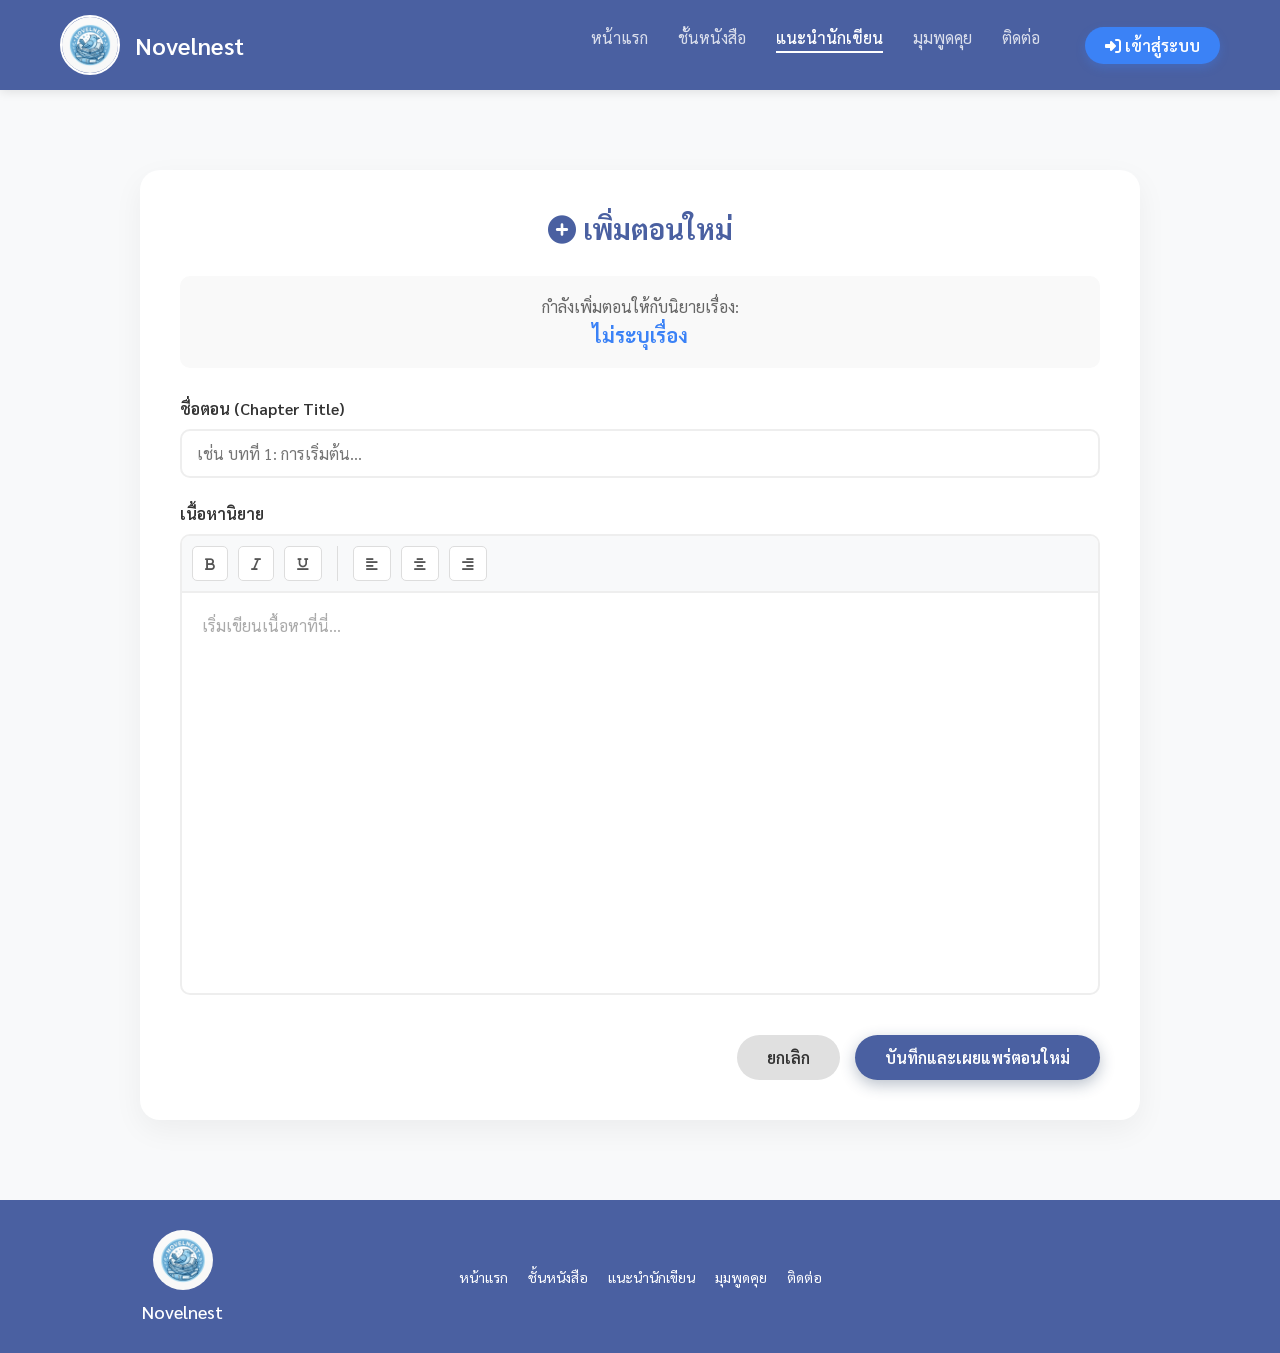
<file: add_chapter.html>
<!DOCTYPE html>
<html lang="th">
<head>
    <meta charset="UTF-8">
    <meta name="viewport" content="width=device-width, initial-scale=1.0">
    <title>Novelnest - เพิ่มตอนใหม่</title>
    <link rel="stylesheet" href="style.css">
    <link href="https://fonts.googleapis.com/css2?family=Sarabun:wght@300;400;500;600&display=swap" rel="stylesheet">
    <link rel="stylesheet" href="https://cdnjs.cloudflare.com/ajax/libs/font-awesome/6.4.0/css/all.min.css">
    <style>
        .write-section {
            max-width: 1000px;
            margin: 40px auto;
            background: white;
            padding: 40px;
            border-radius: 20px;
            box-shadow: 0 10px 30px rgba(0,0,0,0.05);
        }
        
        .section-title {
            color: var(--primary-color);
            margin-bottom: 30px;
            text-align: center;
            font-size: 28px;
        }

        .novel-info-display {
            background: #f9f9f9;
            padding: 20px;
            border-radius: 10px;
            margin-bottom: 30px;
            text-align: center;
        }

        .novel-info-display h3 {
            color: var(--secondary-color);
            margin: 0;
            font-size: 20px;
        }

        .form-group {
            margin-bottom: 25px;
        }

        .form-group label {
            display: block;
            margin-bottom: 10px;
            font-weight: 600;
            color: #333;
        }

        .form-control {
            width: 100%;
            padding: 12px 15px;
            border: 2px solid #eee;
            border-radius: 10px;
            font-family: 'Sarabun', sans-serif;
            font-size: 16px;
            transition: all 0.3s;
        }

        .form-control:focus {
            border-color: var(--secondary-color);
            outline: none;
            box-shadow: 0 0 0 3px rgba(240, 90, 40, 0.1);
        }

        /* Editor Styles */
        .editor-container {
            border: 2px solid #eee;
            border-radius: 10px;
            overflow: hidden;
        }

        .editor-toolbar {
            background: #f8f9fa;
            padding: 10px;
            border-bottom: 2px solid #eee;
            display: flex;
            gap: 10px;
            flex-wrap: wrap;
        }

        .editor-btn {
            background: white;
            border: 1px solid #ddd;
            padding: 8px 12px;
            border-radius: 5px;
            cursor: pointer;
            transition: 0.2s;
            color: #555;
        }

        .editor-btn:hover {
            background: #e9ecef;
            color: var(--primary-color);
        }

        .editor-content-area {
            min-height: 400px;
            padding: 20px;
            outline: none;
            font-family: 'Sarabun', sans-serif;
            font-size: 16px;
            line-height: 1.6;
        }

        .editor-content-area[placeholder]:empty:before {
            content: attr(placeholder);
            color: #aaa;
        }

        .form-actions {
            display: flex;
            justify-content: flex-end;
            gap: 15px;
            margin-top: 40px;
        }

        .btn-cancel {
            background: #e0e0e0;
            color: #333;
            border: none;
            padding: 12px 30px;
            border-radius: 30px;
            font-size: 16px;
            font-family: 'Sarabun', sans-serif;
            font-weight: 600;
            cursor: pointer;
            transition: 0.3s;
        }

        .btn-cancel:hover {
            background: #ccc;
        }

        .btn-publish {
            background: var(--primary-color);
            color: white;
            border: none;
            padding: 12px 30px;
            border-radius: 30px;
            font-size: 16px;
            font-family: 'Sarabun', sans-serif;
            font-weight: 600;
            cursor: pointer;
            transition: 0.3s;
            box-shadow: 0 5px 15px rgba(29, 53, 87, 0.3);
        }

        .btn-publish:hover {
            transform: translateY(-2px);
            box-shadow: 0 8px 20px rgba(29, 53, 87, 0.4);
        }

    </style>
</head>
<body>
    <nav class="navbar">
        <div class="nav-container">
            <div class="logo-section">
                <img src="assets/logo.png" alt="Novelnest Logo" class="logo">
                <span class="brand-name">Novelnest</span>
            </div>
            <div class="hamburger">
                <i class="fas fa-bars"></i>
            </div>
            <ul class="nav-links">
                <li><a href="index.html">หน้าแรก</a></li>
                <li><a href="books.html">ชั้นหนังสือ</a></li>
                <li><a href="authors.html" class="active">แนะนำนักเขียน</a></li>
                <li><a href="discussion.html">มุมพูดคุย</a></li>
                <li><a href="contact.html">ติดต่อ</a></li>
                <li id="authMenu" style="margin-left: 15px;">
                    <a href="login.html" class="btn-login" style="background: var(--secondary-color); color: white; padding: 8px 20px; border-radius: 20px; text-decoration: none; font-weight: 600; display: inline-block; transition: 0.3s; box-shadow: 0 4px 10px rgba(59,130,246,0.3);"><i class="fas fa-sign-in-alt"></i> เข้าสู่ระบบ</a>
                </li>
            </ul>
        </div>
    </nav>

    <main class="main-content">
        <section class="write-section">
            <h1 class="section-title"><i class="fas fa-plus-circle"></i> เพิ่มตอนใหม่</h1>
            
            <div class="novel-info-display">
                <p style="margin-bottom: 5px; color: #666;">กำลังเพิ่มตอนให้กับนิยายเรื่อง:</p>
                <h3 id="displayNovelTitle">กำลังโหลด...</h3>
            </div>

            <form id="addChapterForm">
                <div class="form-group">
                    <label>ชื่อตอน (Chapter Title)</label>
                    <input type="text" class="form-control" id="chapterTitle" placeholder="เช่น บทที่ 1: การเริ่มต้น..." required>
                </div>

                <div class="form-group">
                    <label>เนื้อหานิยาย</label>
                    <div class="editor-container">
                        <div class="editor-toolbar">
                            <button type="button" class="editor-btn" onclick="document.execCommand('bold', false, null)" title="ตัวหนา"><i class="fas fa-bold"></i></button>
                            <button type="button" class="editor-btn" onclick="document.execCommand('italic', false, null)" title="ตัวเอียง"><i class="fas fa-italic"></i></button>
                            <button type="button" class="editor-btn" onclick="document.execCommand('underline', false, null)" title="ขีดเส้นใต้"><i class="fas fa-underline"></i></button>
                            <div style="width: 1px; background: #ddd; margin: 0 5px;"></div>
                            <button type="button" class="editor-btn" onclick="document.execCommand('justifyLeft', false, null)" title="จัดชิดซ้าย"><i class="fas fa-align-left"></i></button>
                            <button type="button" class="editor-btn" onclick="document.execCommand('justifyCenter', false, null)" title="จัดกึ่งกลาง"><i class="fas fa-align-center"></i></button>
                            <button type="button" class="editor-btn" onclick="document.execCommand('justifyRight', false, null)" title="จัดชิดขวา"><i class="fas fa-align-right"></i></button>
                        </div>
                        <div class="editor-content-area" id="editorContent" contenteditable="true" placeholder="เริ่มเขียนเนื้อหาที่นี่..."></div>
                    </div>
                </div>

                <div class="form-actions">
                    <button type="button" class="btn-cancel" onclick="window.history.back()">ยกเลิก</button>
                    <button type="button" class="btn-publish" onclick="saveChapter()">บันทึกและเผยแพร่ตอนใหม่</button>
                </div>
            </form>
        </section>
    </main>

    <footer class="footer">
        <div class="footer-content">
            <div class="footer-logo">
                <img src="assets/logo.png" alt="Novelnest Logo">
                <h2>Novelnest</h2>
            </div>
            <div class="footer-links">
                <a href="index.html">หน้าแรก</a>
                <a href="books.html">ชั้นหนังสือ</a>
                <a href="authors.html">แนะนำนักเขียน</a>
                <a href="discussion.html">มุมพูดคุย</a>
                <a href="contact.html">ติดต่อ</a>
            </div>
        </div>
    </footer>

    <script>
        let currentNovelId = null;
        let isStaticNovel = false;

        window.addEventListener('DOMContentLoaded', () => {
            const urlParams = new URLSearchParams(window.location.search);
            const novelId = urlParams.get('id');
            const titleParam = urlParams.get('title');
            
            const displayTitle = document.getElementById('displayNovelTitle');
            
            if (novelId) {
                currentNovelId = novelId;
                const publishedNovels = JSON.parse(localStorage.getItem('publishedNovels') || '[]');
                const novel = publishedNovels.find(n => n.id == novelId);
                if (novel) {
                    displayTitle.innerText = novel.title;
                } else {
                    displayTitle.innerText = "ไม่พบนิยาย";
                }
            } else if (titleParam) {
                isStaticNovel = true;
                displayTitle.innerText = decodeURIComponent(titleParam);
            } else {
                displayTitle.innerText = "ไม่ระบุเรื่อง";
            }
        });

        function saveChapter() {
            const chapTitle = document.getElementById('chapterTitle').value.trim();
            const content = document.getElementById('editorContent').innerHTML.trim();
            
            if (!chapTitle) {
                alert('กรุณาระบุชื่อตอน');
                return;
            }
            if (!content || content === '<br>') {
                alert('กรุณาเขียนเนื้อหาก่อนเผยแพร่');
                return;
            }

            if (currentNovelId) {
                let publishedNovels = JSON.parse(localStorage.getItem('publishedNovels') || '[]');
                const novelIndex = publishedNovels.findIndex(n => n.id == currentNovelId);
                
                if (novelIndex !== -1) {
                    if (!publishedNovels[novelIndex].chapters) {
                        publishedNovels[novelIndex].chapters = [];
                    }
                    publishedNovels[novelIndex].chapters.push({
                        title: chapTitle,
                        content: content,
                        date: new Date().toISOString()
                    });
                    
                    // Update latest content to be the new chapter for reading easily
                    publishedNovels[novelIndex].content = content;
                    
                    localStorage.setItem('publishedNovels', JSON.stringify(publishedNovels));
                    alert('เพิ่มตอนใหม่เรียบร้อยแล้ว!');
                    window.location.href = 'authors.html';
                }
            } else if (isStaticNovel) {
                // Mockup for static books
                alert('เพิ่มตอนใหม่เรียบร้อยแล้ว! (นี่คือหนังสือจำลอง ตอนใหม่จะถูกบันทึกชั่วคราว)');
                window.location.href = 'authors.html';
            }
        }
    </script>
    <script>
        // Auth Check
        document.addEventListener('DOMContentLoaded', () => {
            const authMenu = document.getElementById('authMenu');
            if(authMenu && localStorage.getItem('isLoggedIn') === 'true') {
                const user = localStorage.getItem('username') || 'User';
                const avatar = localStorage.getItem('userAvatar') || 'assets/author_avatar.png';
                authMenu.innerHTML = `<a href="authors.html" style="color: var(--primary-color); font-weight: 600; display: flex; align-items: center; gap: 8px; text-decoration: none;"><img src="${avatar}" style="width:35px; height:35px; border-radius:50%; object-fit:cover; border: 2px solid var(--primary-color);"> ${user}</a> 
                <a href="#" onclick="event.preventDefault(); localStorage.clear(); location.reload();" style="font-size:13px; color:#ef4444; margin-left:10px; text-decoration: none; font-weight: 500;">ออกจากระบบ</a>`;
            }
        });
    </script>
</body>
</html>
</file>
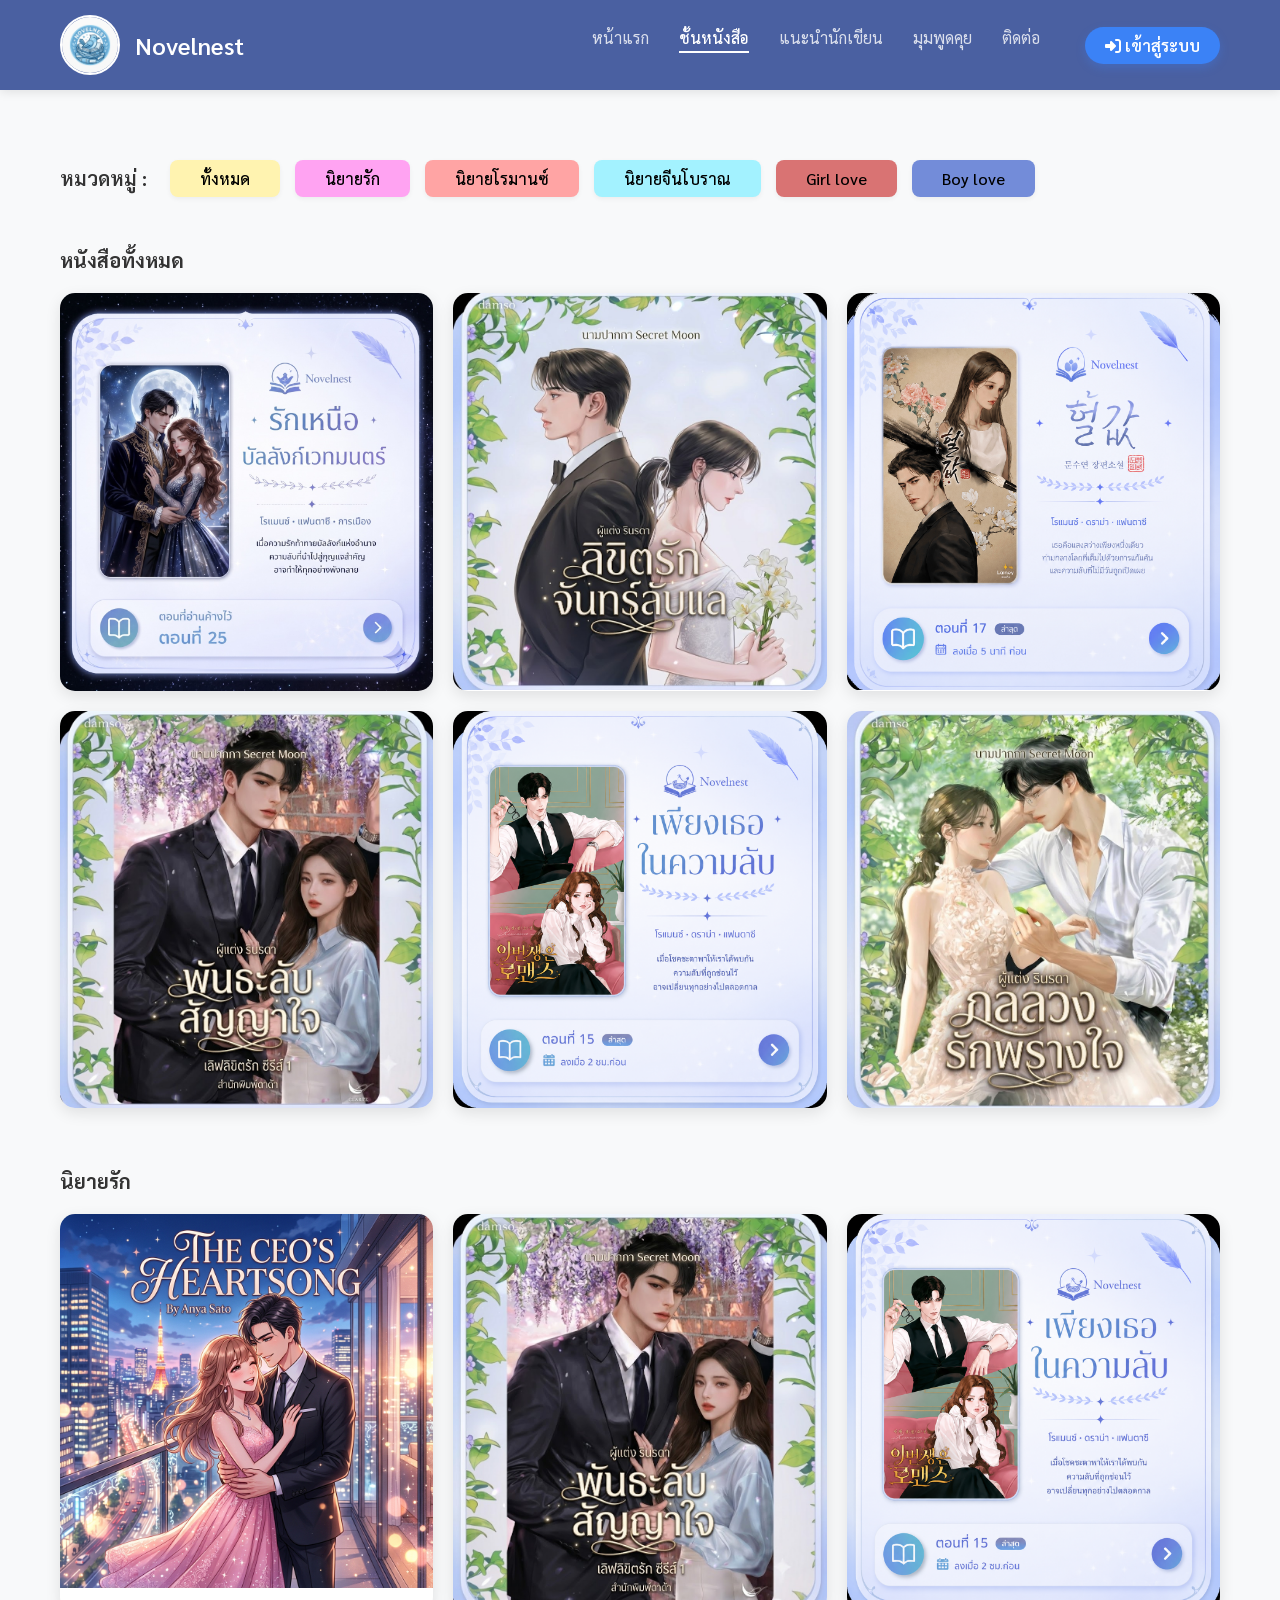
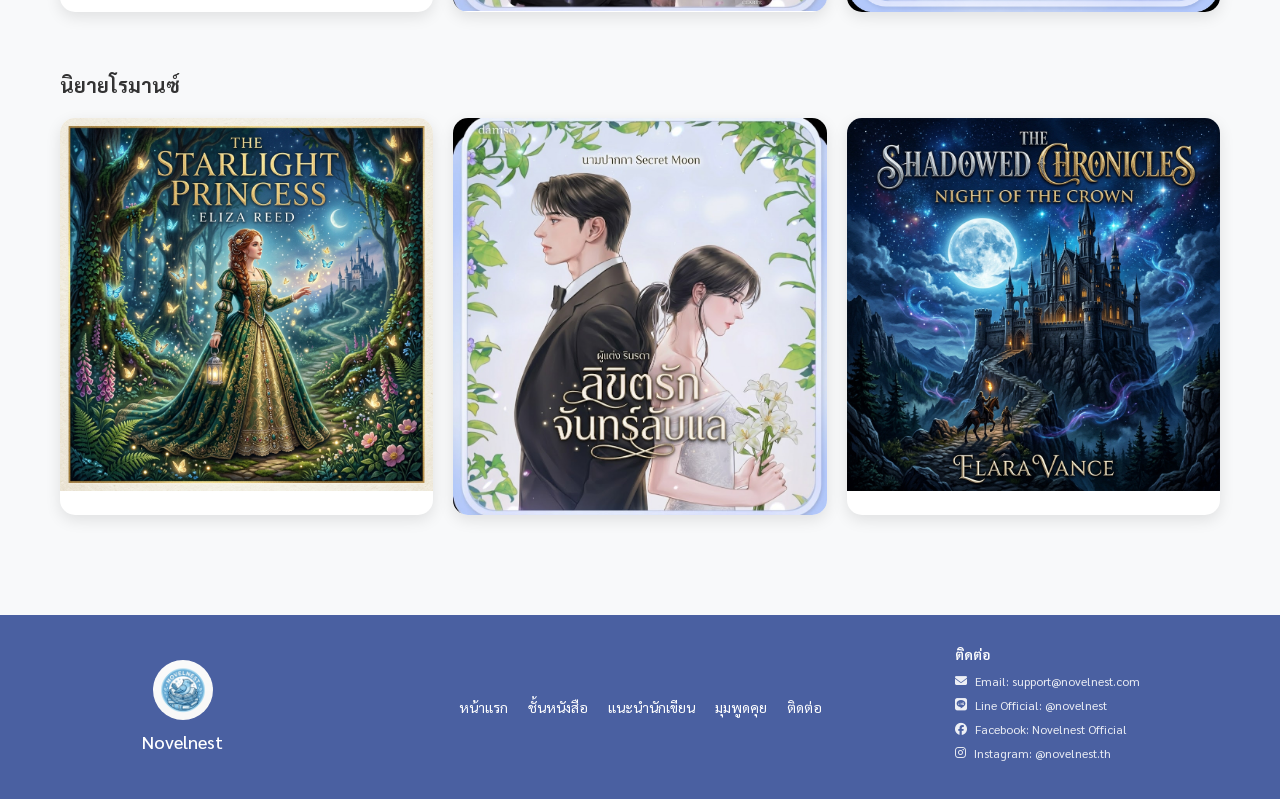
<file: books.html>
<!DOCTYPE html>
<html lang="th">
<head>
    <meta charset="UTF-8">
    <meta name="viewport" content="width=device-width, initial-scale=1.0">
    <title>Novelnest - ชั้นหนังสือ</title>
    <link rel="stylesheet" href="style.css">
    <link rel="stylesheet" href="style.css">
    <link href="https://fonts.googleapis.com/css2?family=Sarabun:wght@300;400;500;600&display=swap" rel="stylesheet">
    <link rel="stylesheet" href="https://cdnjs.cloudflare.com/ajax/libs/font-awesome/6.4.0/css/all.min.css">
</head>
<body>
    <nav class="navbar">
        <div class="nav-container">
            <div class="logo-section">
                <img src="assets/logo.png" alt="Novelnest Logo" class="logo">
                <span class="brand-name">Novelnest</span>
            </div>
            <div class="hamburger">
                <i class="fas fa-bars"></i>
            </div>
            <ul class="nav-links">
                <li><a href="index.html">หน้าแรก</a></li>
                <li><a href="books.html" class="active">ชั้นหนังสือ</a></li>
                <li><a href="authors.html">แนะนำนักเขียน</a></li>
                <li><a href="discussion.html">มุมพูดคุย</a></li>
                <li><a href="contact.html">ติดต่อ</a></li>
                <li id="authMenu" style="margin-left: 15px;">
                    <a href="login.html" class="btn-login" style="background: var(--secondary-color); color: white; padding: 8px 20px; border-radius: 20px; text-decoration: none; font-weight: 600; display: inline-block; transition: 0.3s; box-shadow: 0 4px 10px rgba(59,130,246,0.3);"><i class="fas fa-sign-in-alt"></i> เข้าสู่ระบบ</a>
                </li>
            </ul>
        </div>
    </nav>

    <main class="main-content">


        <section class="filter-section">
            <div class="filter-container">
                <span class="filter-label">หมวดหมู่ :</span>
                <div class="filter-buttons">
                    <button class="filter-btn btn-all">ทั้งหมด</button>
                    <button class="filter-btn btn-romance">นิยายรัก</button>
                    <button class="filter-btn btn-romanza">นิยายโรมานซ์</button>
                    <button class="filter-btn btn-ancient">นิยายจีนโบราณ</button>
                    <button class="filter-btn btn-gl">Girl love</button>
                    <button class="filter-btn btn-bl">Boy love</button>
                </div>
            </div>
        </section>

        <!-- All Books Grid -->
        <section class="section">
            <h2 class="category-title">หนังสือทั้งหมด</h2>
            <div class="category-grid">
                <div class="category-card" onclick="window.location.href='read.html?title=หนังสือ 1'" style="cursor: pointer;"><img src="assets/book5.png" alt="หนังสือ 1"></div>
                <div class="category-card" onclick="window.location.href='read.html?title=หนังสือ 2'" style="cursor: pointer;"><img src="assets/book8.jpg" alt="หนังสือ 2"></div>
                <div class="category-card" onclick="window.location.href='read.html?title=หนังสือ 3'" style="cursor: pointer;"><img src="assets/book11.png" alt="หนังสือ 3"></div>
                <div class="category-card" onclick="window.location.href='read.html?title=หนังสือ 4'" style="cursor: pointer;"><img src="assets/book6.jpg" alt="หนังสือ 4"></div>
                <div class="category-card" onclick="window.location.href='read.html?title=หนังสือ 5'" style="cursor: pointer;"><img src="assets/book10.png" alt="หนังสือ 5"></div>
                <div class="category-card" onclick="window.location.href='read.html?title=หนังสือ 6'" style="cursor: pointer;"><img src="assets/book9.jpg" alt="หนังสือ 6"></div>
            </div>
        </section>

        <!-- Romance Section -->
        <section class="section">
            <h2 class="category-title">นิยายรัก</h2>
            <div class="category-grid">
                <div class="category-card" onclick="window.location.href='read.html?title=นิยายรัก 1'" style="cursor: pointer;"><img src="assets/book1.png" alt="นิยายรัก 1"></div>
                <div class="category-card" onclick="window.location.href='read.html?title=นิยายรัก 2'" style="cursor: pointer;"><img src="assets/book6.jpg" alt="นิยายรัก 2"></div>
                <div class="category-card" onclick="window.location.href='read.html?title=นิยายรัก 3'" style="cursor: pointer;"><img src="assets/book10.png" alt="นิยายรัก 3"></div>
            </div>
        </section>

        <!-- Romanza Section -->
        <section class="section">
            <h2 class="category-title">นิยายโรมานซ์</h2>
            <div class="category-grid">
                <div class="category-card" onclick="window.location.href='read.html?title=โรมานซ์ 1'" style="cursor: pointer;"><img src="assets/book3.png" alt="โรมานซ์ 1"></div>
                <div class="category-card" onclick="window.location.href='read.html?title=โรมานซ์ 2'" style="cursor: pointer;"><img src="assets/book8.jpg" alt="โรมานซ์ 2"></div>
                <div class="category-card" onclick="window.location.href='read.html?title=โรมานซ์ 3'" style="cursor: pointer;"><img src="assets/book2.png" alt="โรมานซ์ 3"></div>
            </div>
        </section>
    </main>

    <footer class="footer">
        <div class="footer-content">
            <div class="footer-logo">
                <img src="assets/logo.png" alt="Novelnest Logo">
                <h2>Novelnest</h2>
            </div>
            <div class="footer-links">
                <a href="index.html">หน้าแรก</a>
                <a href="books.html">ชั้นหนังสือ</a>
                <a href="authors.html">แนะนำนักเขียน</a>
                <a href="discussion.html">มุมพูดคุย</a>
                <a href="contact.html">ติดต่อ</a>
            </div>
            <div class="footer-contact">
                <h3>ติดต่อ</h3>
                <p><i class="fas fa-envelope"></i> Email: support@novelnest.com</p>
                <p><i class="fab fa-line"></i> Line Official: @novelnest</p>
                <p><i class="fab fa-facebook"></i> Facebook: Novelnest Official</p>
                <p><i class="fab fa-instagram"></i> Instagram: @novelnest.th</p>
            </div>
        </div>
    </footer>
    <script>
        // Hamburger Menu Logic
        const hamburger = document.querySelector('.hamburger');
        const navLinks = document.querySelector('.nav-links');
        
        if (hamburger) {
            hamburger.addEventListener('click', () => {
                navLinks.classList.toggle('active');
            });
        }
    </script>
    <script>
        // Auth Check
        document.addEventListener('DOMContentLoaded', () => {
            const authMenu = document.getElementById('authMenu');
            if(authMenu && localStorage.getItem('isLoggedIn') === 'true') {
                const user = localStorage.getItem('username') || 'User';
                const avatar = localStorage.getItem('userAvatar') || 'assets/author_avatar.png';
                authMenu.innerHTML = `<a href="authors.html" style="color: var(--primary-color); font-weight: 600; display: flex; align-items: center; gap: 8px; text-decoration: none;"><img src="${avatar}" style="width:35px; height:35px; border-radius:50%; object-fit:cover; border: 2px solid var(--primary-color);"> ${user}</a> 
                <a href="#" onclick="event.preventDefault(); localStorage.clear(); location.reload();" style="font-size:13px; color:#ef4444; margin-left:10px; text-decoration: none; font-weight: 500;">ออกจากระบบ</a>`;
            }
        });
    </script>
</body>
</html>
</file>
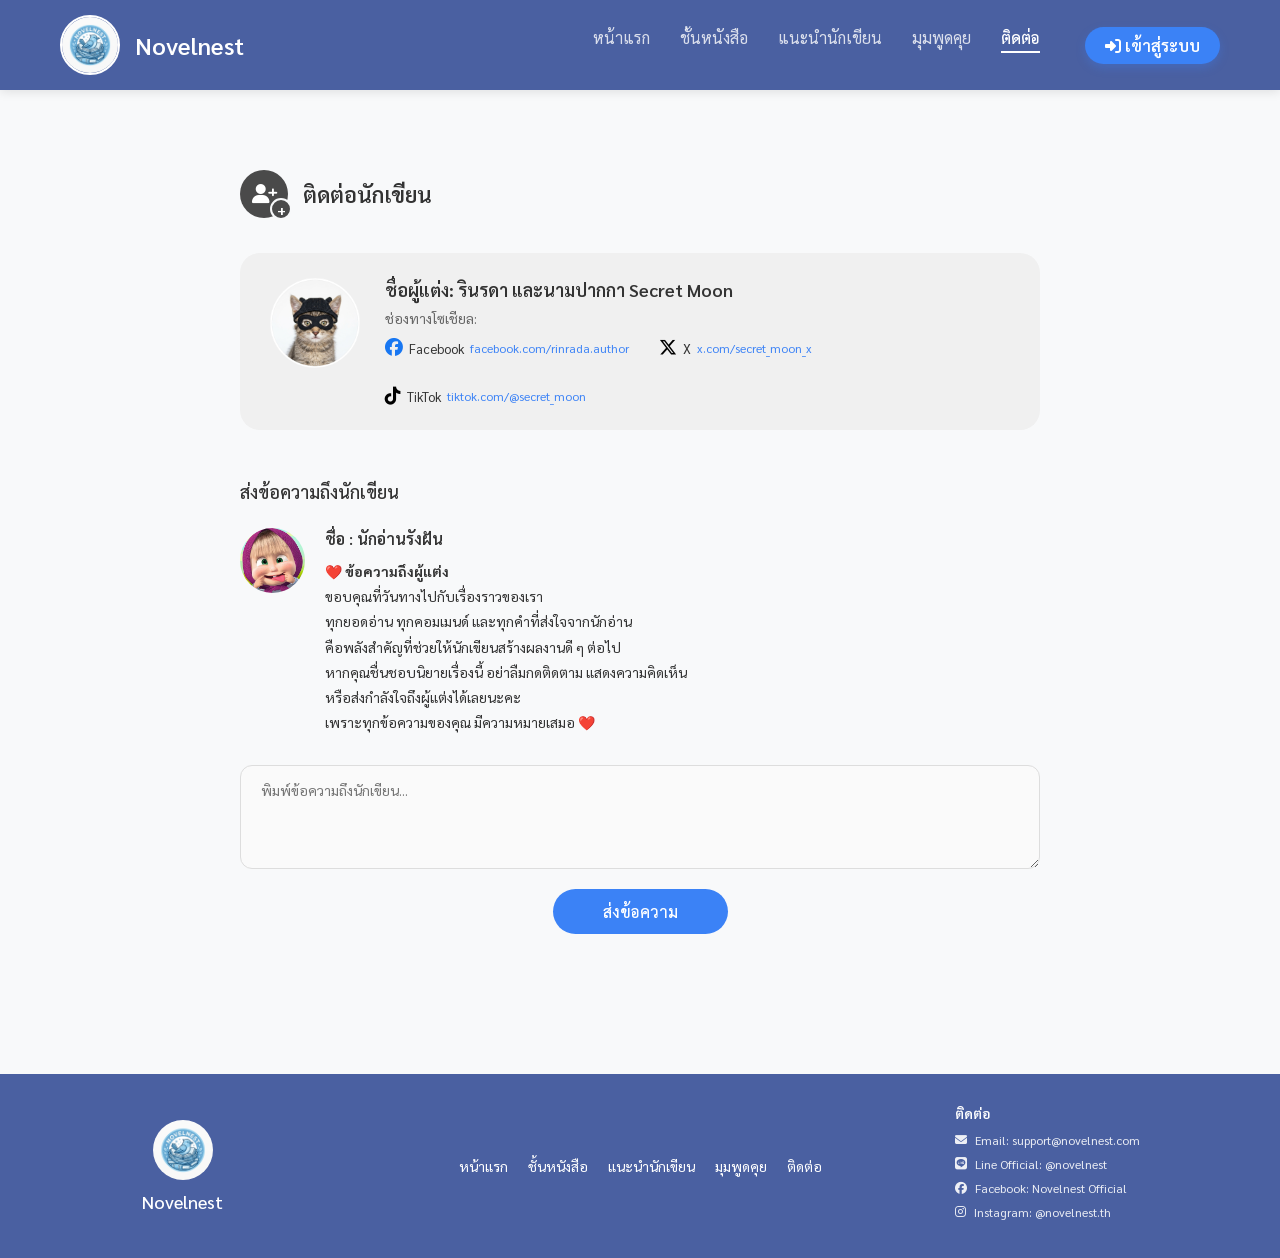
<file: contact.html>
<!DOCTYPE html>
<html lang="th">
<head>
    <meta charset="UTF-8">
    <meta name="viewport" content="width=device-width, initial-scale=1.0">
    <title>Novelnest - ติดต่อ</title>
    <link rel="stylesheet" href="style.css">
    <link href="https://fonts.googleapis.com/css2?family=Sarabun:wght@300;400;500;600&display=swap" rel="stylesheet">
    <link rel="stylesheet" href="https://cdnjs.cloudflare.com/ajax/libs/font-awesome/6.4.0/css/all.min.css">
</head>
<body>
    <nav class="navbar">
        <div class="nav-container">
            <div class="logo-section">
                <img src="assets/logo.png" alt="Novelnest Logo" class="logo">
                <span class="brand-name">Novelnest</span>
            </div>
            <div class="hamburger">
                <i class="fas fa-bars"></i>
            </div>
            <ul class="nav-links">
                <li><a href="index.html">หน้าแรก</a></li>
                <li><a href="books.html">ชั้นหนังสือ</a></li>
                <li><a href="authors.html">แนะนำนักเขียน</a></li>
                <li><a href="discussion.html">มุมพูดคุย</a></li>
                <li><a href="contact.html" class="active">ติดต่อ</a></li>
                <li id="authMenu" style="margin-left: 15px;">
                    <a href="login.html" class="btn-login" style="background: var(--secondary-color); color: white; padding: 8px 20px; border-radius: 20px; text-decoration: none; font-weight: 600; display: inline-block; transition: 0.3s; box-shadow: 0 4px 10px rgba(59,130,246,0.3);"><i class="fas fa-sign-in-alt"></i> เข้าสู่ระบบ</a>
                </li>
            </ul>
        </div>
    </nav>

    <main class="main-content">
        <section class="contact-section">

            <!-- Section Title -->
            <div class="contact-section-header">
                <div class="contact-title-icon">
                    <i class="fas fa-user-plus"></i>
                </div>
                <h2 class="contact-section-title">ติดต่อนักเขียน</h2>
            </div>

            <!-- Author Info Card -->
            <div class="author-contact-card">
                <img src="assets/author_avatar.png" alt="Secret Moon" class="author-contact-avatar">
                <div class="author-contact-info">
                    <h3 class="author-contact-name">ชื่อผู้แต่ง: รินรดา และนามปากกา Secret Moon</h3>
                    <p class="author-contact-channel">ช่องทางโซเชียล:</p>
                    <div class="author-social-links">
                        <a href="#" class="social-link">
                            <i class="fab fa-facebook social-icon facebook-icon"></i>
                            <span>Facebook</span>
                            <span class="social-handle">facebook.com/rinrada.author</span>
                        </a>
                        <a href="#" class="social-link">
                            <i class="fa-brands fa-x-twitter social-icon x-icon"></i>
                            <span>X</span>
                            <span class="social-handle">x.com/secret_moon_x</span>
                        </a>
                        <a href="#" class="social-link">
                            <i class="fab fa-tiktok social-icon tiktok-icon"></i>
                            <span>TikTok</span>
                            <span class="social-handle">tiktok.com/@secret_moon</span>
                        </a>
                    </div>
                </div>
            </div>

            <!-- Message Section -->
            <div class="message-section">
                <h3 class="message-section-title">ส่งข้อความถึงนักเขียน</h3>

                <!-- Example Message Card -->
                <div class="message-card">
                    <img src="assets/ผู้อ่าน.jpg" alt="นักอ่านรังฝัน" class="commenter-avatar">
                    <div class="message-content">
                        <p class="commenter-name">ชื่อ : นักอ่านรังฝัน</p>
                        <p class="message-text">
                            <span class="heart-icon">❤️</span> <strong>ข้อความถึงผู้แต่ง</strong><br>
                            ขอบคุณที่วันทางไปกับเรื่องราวของเรา<br>
                            ทุกยอดอ่าน ทุกคอมเมนด์ และทุกคำที่ส่งใจจากนักอ่าน<br>
                            คือพลังสำคัญที่ช่วยให้นักเขียนสร้างผลงานดี ๆ ต่อไป<br>
                            หากคุณชื่นชอบนิยายเรื่องนี้ อย่าลืมกดติดตาม แสดงความคิดเห็น<br>
                            หรือส่งกำลังใจถึงผู้แต่งได้เลยนะคะ<br>
                            เพราะทุกข้อความของคุณ มีความหมายเสมอ ❤️
                        </p>
                    </div>
                </div>

                <!-- Message Form -->
                <div class="message-form-area">
                    <textarea class="message-input" rows="4" placeholder="พิมพ์ข้อความถึงนักเขียน..."></textarea>
                    <div class="message-form-actions">
                        <button class="send-btn" onclick="sendMessage()">ส่งข้อความ</button>
                    </div>
                </div>
            </div>

        </section>
    </main>

    <footer class="footer">
        <div class="footer-content">
            <div class="footer-logo">
                <img src="assets/logo.png" alt="Novelnest Logo">
                <h2>Novelnest</h2>
            </div>
            <div class="footer-links">
                <a href="index.html">หน้าแรก</a>
                <a href="books.html">ชั้นหนังสือ</a>
                <a href="authors.html">แนะนำนักเขียน</a>
                <a href="discussion.html">มุมพูดคุย</a>
                <a href="contact.html">ติดต่อ</a>
            </div>
            <div class="footer-contact">
                <h3>ติดต่อ</h3>
                <p><i class="fas fa-envelope"></i> Email: support@novelnest.com</p>
                <p><i class="fab fa-line"></i> Line Official: @novelnest</p>
                <p><i class="fab fa-facebook"></i> Facebook: Novelnest Official</p>
                <p><i class="fab fa-instagram"></i> Instagram: @novelnest.th</p>
            </div>
        </div>
    </footer>
    <script>
        // Hamburger Menu Logic
        const hamburger = document.querySelector('.hamburger');
        const navLinks = document.querySelector('.nav-links');
        
        if (hamburger) {
            hamburger.addEventListener('click', () => {
                navLinks.classList.toggle('active');
            });
        }

        // Load Messages from localStorage
        function renderReply(container, text, time) {
            const replyCard = document.createElement('div');
            replyCard.style.marginTop = '15px';
            replyCard.style.padding = '15px';
            replyCard.style.background = '#f0f2f5';
            replyCard.style.borderRadius = '8px';
            replyCard.style.borderLeft = '4px solid #5c6bc0';
            replyCard.style.display = 'flex';
            replyCard.style.gap = '15px';
            
            replyCard.innerHTML = `
                <img src="assets/author_avatar.png" alt="นักเขียน" style="width: 40px; height: 40px; border-radius: 50%; object-fit: cover;">
                <div style="flex: 1;">
                    <p style="font-weight: 600; color: #333; margin-bottom: 5px; font-size: 0.95rem;">Secret Moon (นักเขียน)</p>
                    <p style="color: #444; font-size: 0.95rem; margin-bottom: 5px;">${text.replace(/\n/g, '<br>')}</p>
                    <p style="font-size: 0.75rem; color: #888;">ตอบเมื่อ: ${time}</p>
                </div>
            `;
            container.appendChild(replyCard);
        }

        window.addEventListener('DOMContentLoaded', () => {
            const messages = JSON.parse(localStorage.getItem('readerMessages') || '[]');
            const messageSection = document.querySelector('.message-section');
            const formArea = document.querySelector('.message-form-area');
            
            if (messages.length > 0 && messageSection) {
                messages.forEach(msg => {
                    const newCard = document.createElement('div');
                    newCard.className = 'message-card';
                    newCard.style.marginTop = '20px';
                    
                    newCard.innerHTML = `
                        <img src="assets/ผู้อ่าน.jpg" alt="ผู้อ่าน" class="commenter-avatar">
                        <div class="message-content" style="width: 100%;">
                            <p class="commenter-name">ชื่อ : นักอ่านรังฝัน</p>
                            <p class="message-text">
                                ${msg.text.replace(/\n/g, '<br>')}
                            </p>
                            <p style="font-size: 0.8rem; color: #888; margin-top: 5px;">ส่งเมื่อ: ${msg.time}</p>
                        </div>
                    `;
                    
                    messageSection.insertBefore(newCard, formArea);
                    
                    // Render existing replies
                    if (msg.replies && msg.replies.length > 0) {
                        const contentDiv = newCard.querySelector('.message-content');
                        msg.replies.forEach(reply => {
                            renderReply(contentDiv, reply.text, reply.time);
                        });
                    }
                });
            }
        });

        // Send Message Logic
        function sendMessage() {
            const input = document.querySelector('.message-input');
            const text = input.value.trim();
            if (text !== '') {
                const messageSection = document.querySelector('.message-section');
                const formArea = document.querySelector('.message-form-area');
                
                const newCard = document.createElement('div');
                newCard.className = 'message-card';
                newCard.style.marginTop = '20px'; // Spacing from previous message
                
                const now = new Date();
                const timeString = now.toLocaleTimeString('th-TH', { hour: '2-digit', minute: '2-digit' });
                const msgId = Date.now(); // Generate unique ID
                
                newCard.innerHTML = `
                    <img src="assets/ผู้อ่าน.jpg" alt="ผู้อ่าน" class="commenter-avatar">
                    <div class="message-content">
                        <p class="commenter-name">ชื่อ : นักอ่านรังฝัน</p>
                        <p class="message-text">
                            ${text.replace(/\n/g, '<br>')}
                        </p>
                        <p style="font-size: 0.8rem; color: #888; margin-top: 5px;">ส่งเมื่อ: ${timeString}</p>
                    </div>
                `;
                
                messageSection.insertBefore(newCard, formArea);
                
                // Save to localStorage so authors page can see it
                let messages = JSON.parse(localStorage.getItem('readerMessages') || '[]');
                messages.push({ id: msgId, text: text, time: timeString, replies: [] });
                localStorage.setItem('readerMessages', JSON.stringify(messages));
                
                input.value = '';
            } else {
                alert('กรุณาพิมพ์ข้อความก่อนส่งค่ะ');
            }
        }
    </script>
    <script>
        // Auth Check
        document.addEventListener('DOMContentLoaded', () => {
            const authMenu = document.getElementById('authMenu');
            if(authMenu && localStorage.getItem('isLoggedIn') === 'true') {
                const user = localStorage.getItem('username') || 'User';
                const avatar = localStorage.getItem('userAvatar') || 'assets/author_avatar.png';
                authMenu.innerHTML = `<a href="authors.html" style="color: var(--primary-color); font-weight: 600; display: flex; align-items: center; gap: 8px; text-decoration: none;"><img src="${avatar}" style="width:35px; height:35px; border-radius:50%; object-fit:cover; border: 2px solid var(--primary-color);"> ${user}</a> 
                <a href="#" onclick="event.preventDefault(); localStorage.clear(); location.reload();" style="font-size:13px; color:#ef4444; margin-left:10px; text-decoration: none; font-weight: 500;">ออกจากระบบ</a>`;
            }
        });
    </script>
</body>
</html>
</file>
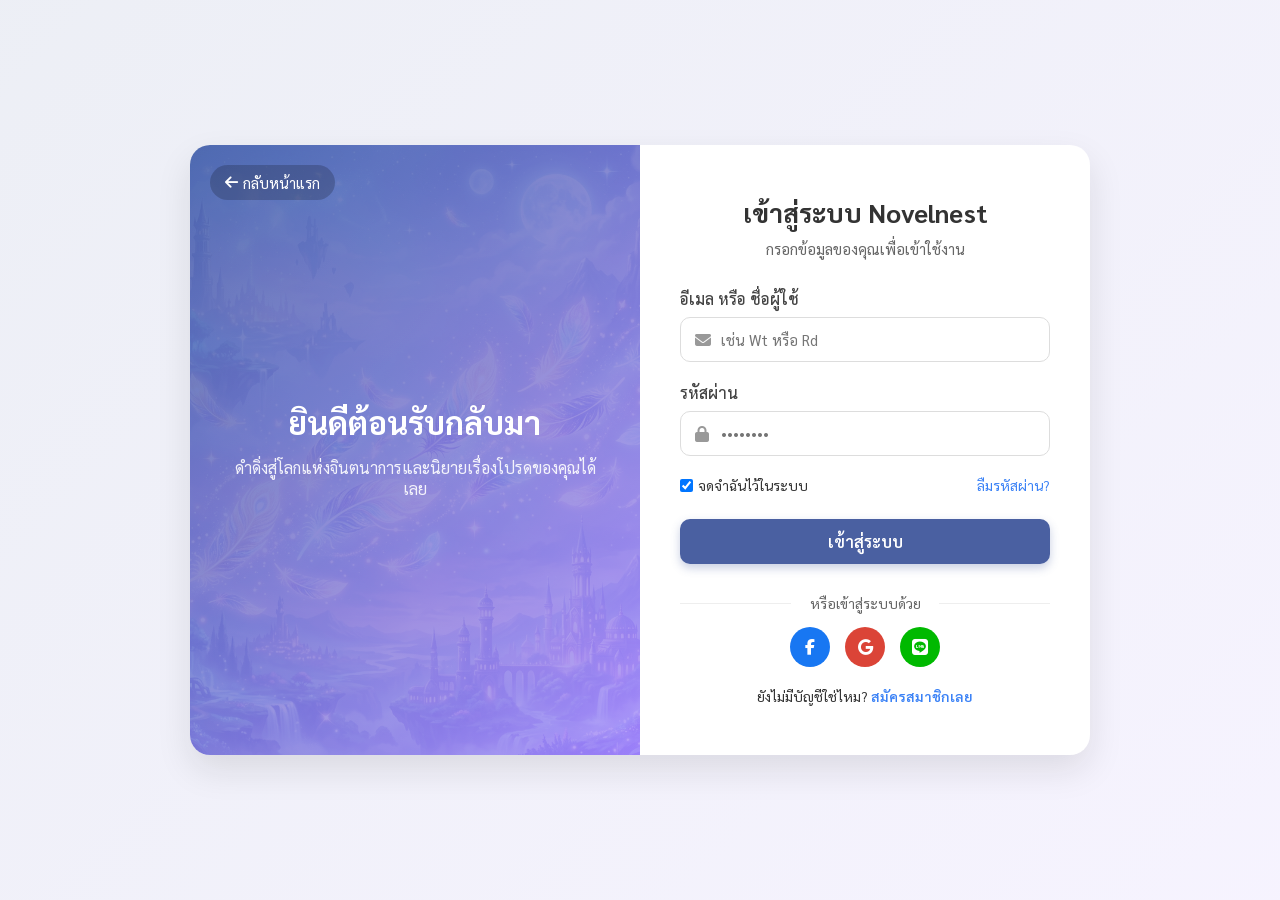
<file: login.html>
<!DOCTYPE html>
<html lang="th">
<head>
    <meta charset="UTF-8">
    <meta name="viewport" content="width=device-width, initial-scale=1.0">
    <title>Novelnest - เข้าสู่ระบบ</title>
    <link rel="stylesheet" href="style.css">
    <link href="https://fonts.googleapis.com/css2?family=Sarabun:wght@300;400;500;600&display=swap" rel="stylesheet">
    <link rel="stylesheet" href="https://cdnjs.cloudflare.com/ajax/libs/font-awesome/6.4.0/css/all.min.css">
    <style>
        .login-body {
            background: linear-gradient(135deg, rgba(74, 96, 161, 0.1) 0%, rgba(167, 139, 250, 0.1) 100%);
            min-height: 100vh;
            display: flex;
            align-items: center;
            justify-content: center;
            padding: 20px;
        }

        .login-container {
            background: white;
            border-radius: 20px;
            box-shadow: 0 15px 35px rgba(0,0,0,0.1);
            width: 100%;
            max-width: 900px;
            display: flex;
            overflow: hidden;
            min-height: 500px;
        }

        .login-image {
            flex: 1;
            background: linear-gradient(135deg, var(--primary-color) 0%, var(--accent-color) 100%);
            display: flex;
            flex-direction: column;
            align-items: center;
            justify-content: center;
            color: white;
            padding: 40px;
            text-align: center;
            position: relative;
        }

        .login-image::after {
            content: '';
            position: absolute;
            top: 0; left: 0; right: 0; bottom: 0;
            background: url('assets/banner.png') center/cover;
            opacity: 0.2;
            mix-blend-mode: overlay;
        }

        .login-image h2 {
            font-size: 32px;
            margin-bottom: 15px;
            z-index: 1;
        }

        .login-image p {
            font-size: 16px;
            opacity: 0.9;
            z-index: 1;
        }

        .login-form-container {
            flex: 1;
            padding: 50px 40px;
            display: flex;
            flex-direction: column;
            justify-content: center;
        }

        .login-header {
            margin-bottom: 30px;
            text-align: center;
        }

        .login-header h3 {
            font-size: 26px;
            color: var(--text-dark);
            margin-bottom: 10px;
        }

        .login-header p {
            color: var(--text-muted);
            font-size: 15px;
        }

        .form-group {
            margin-bottom: 20px;
        }

        .form-group label {
            display: block;
            margin-bottom: 8px;
            font-weight: 500;
            color: #444;
        }

        .form-input-container {
            position: relative;
        }

        .form-input-container i {
            position: absolute;
            left: 15px;
            top: 50%;
            transform: translateY(-50%);
            color: #999;
        }

        .form-control {
            width: 100%;
            padding: 12px 15px 12px 40px;
            border: 1px solid #ddd;
            border-radius: 10px;
            font-family: 'Sarabun', sans-serif;
            font-size: 15px;
            transition: 0.3s;
        }

        .form-control:focus {
            border-color: var(--secondary-color);
            outline: none;
            box-shadow: 0 0 0 3px rgba(59, 130, 246, 0.1);
        }

        .form-options {
            display: flex;
            justify-content: space-between;
            align-items: center;
            margin-bottom: 25px;
            font-size: 14px;
        }

        .form-options a {
            color: var(--secondary-color);
            text-decoration: none;
        }

        .btn-submit {
            width: 100%;
            background: var(--primary-color);
            color: white;
            border: none;
            padding: 12px;
            border-radius: 10px;
            font-size: 16px;
            font-family: 'Sarabun', sans-serif;
            font-weight: 600;
            cursor: pointer;
            transition: 0.3s;
            box-shadow: 0 4px 10px rgba(74, 96, 161, 0.3);
        }

        .btn-submit:hover {
            background: #3a4b80;
            transform: translateY(-2px);
            box-shadow: 0 6px 15px rgba(74, 96, 161, 0.4);
        }

        .social-login {
            margin-top: 30px;
            text-align: center;
        }

        .social-login p {
            color: var(--text-muted);
            font-size: 14px;
            margin-bottom: 15px;
            position: relative;
        }

        .social-login p::before, .social-login p::after {
            content: "";
            position: absolute;
            top: 50%;
            width: 30%;
            height: 1px;
            background: #eee;
        }
        .social-login p::before { left: 0; }
        .social-login p::after { right: 0; }

        .social-btns {
            display: flex;
            gap: 15px;
            justify-content: center;
        }

        .social-btn {
            width: 40px;
            height: 40px;
            border-radius: 50%;
            display: flex;
            align-items: center;
            justify-content: center;
            color: white;
            text-decoration: none;
            transition: 0.3s;
        }

        .social-btn.fb { background: #1877F2; }
        .social-btn.google { background: #DB4437; }
        .social-btn.line { background: #00B900; }

        .social-btn:hover {
            transform: scale(1.1);
        }

        .register-link {
            text-align: center;
            margin-top: 20px;
            font-size: 14px;
        }

        .register-link a {
            color: var(--secondary-color);
            font-weight: 600;
            text-decoration: none;
        }
        
        .back-home {
            position: absolute;
            top: 20px;
            left: 20px;
            color: white;
            text-decoration: none;
            z-index: 2;
            font-size: 15px;
            display: flex;
            align-items: center;
            gap: 5px;
            background: rgba(0,0,0,0.2);
            padding: 8px 15px;
            border-radius: 20px;
            transition: 0.3s;
        }
        
        .back-home:hover {
            background: rgba(0,0,0,0.4);
        }

        @media (max-width: 768px) {
            .login-container { flex-direction: column; }
            .login-image { padding: 40px 20px; }
            .login-form-container { padding: 40px 20px; }
        }
    </style>
</head>
<body class="login-body">

    <div class="login-container">
        <div class="login-image">
            <a href="index.html" class="back-home"><i class="fas fa-arrow-left"></i> กลับหน้าแรก</a>
            <h2>ยินดีต้อนรับกลับมา</h2>
            <p>ดำดิ่งสู่โลกแห่งจินตนาการและนิยายเรื่องโปรดของคุณได้เลย</p>
        </div>
        
        <div class="login-form-container">
            <div class="login-header">
                <h3>เข้าสู่ระบบ Novelnest</h3>
                <p>กรอกข้อมูลของคุณเพื่อเข้าใช้งาน</p>
            </div>
            
            <form id="loginForm" onsubmit="event.preventDefault(); handleLogin();">
                <div class="form-group">
                    <label>อีเมล หรือ ชื่อผู้ใช้</label>
                    <div class="form-input-container">
                        <i class="fas fa-envelope"></i>
                        <input type="text" class="form-control" id="username" placeholder="เช่น Wt หรือ Rd" required>
                    </div>
                </div>
                
                <div class="form-group">
                    <label>รหัสผ่าน</label>
                    <div class="form-input-container">
                        <i class="fas fa-lock"></i>
                        <input type="password" class="form-control" id="password" placeholder="••••••••" required>
                    </div>
                </div>
                
                <div class="form-options">
                    <label style="display: flex; align-items: center; gap: 5px; cursor: pointer; font-weight: 400; margin: 0;">
                        <input type="checkbox" checked> จดจำฉันไว้ในระบบ
                    </label>
                    <a href="#">ลืมรหัสผ่าน?</a>
                </div>
                
                <button type="submit" class="btn-submit">เข้าสู่ระบบ</button>
            </form>
            
            <div class="social-login">
                <p>หรือเข้าสู่ระบบด้วย</p>
                <div class="social-btns">
                    <a href="#" class="social-btn fb"><i class="fab fa-facebook-f"></i></a>
                    <a href="#" class="social-btn google"><i class="fab fa-google"></i></a>
                    <a href="#" class="social-btn line"><i class="fab fa-line"></i></a>
                </div>
            </div>
            
            <div class="register-link">
                ยังไม่มีบัญชีใช่ไหม? <a href="#">สมัครสมาชิกเลย</a>
            </div>
        </div>
    </div>

    <script>
        function handleLogin() {
            const user = document.getElementById('username').value;
            const pass = document.getElementById('password').value;
            
            if (user === 'Wt' && pass === '1234') {
                localStorage.setItem('isLoggedIn', 'true');
                localStorage.setItem('username', 'นักเขียน (Wt)');
                localStorage.setItem('userAvatar', 'assets/author_avatar.png');
                alert('เข้าสู่ระบบสำเร็จ (สถานะ: นักเขียน)! กำลังพากลับไปหน้าแรก...');
                window.location.href = 'index.html';
            } else if (user === 'Rd' && pass === '1122') {
                localStorage.setItem('isLoggedIn', 'true');
                localStorage.setItem('username', 'นักอ่าน (Rd)');
                localStorage.setItem('userAvatar', 'assets/ผู้อ่าน.jpg');
                alert('เข้าสู่ระบบสำเร็จ (สถานะ: นักอ่าน)! กำลังพากลับไปหน้าแรก...');
                window.location.href = 'index.html';
            } else {
                alert('ชื่อผู้ใช้หรือรหัสผ่านไม่ถูกต้อง กรุณาลองใหม่อีกครั้ง');
            }
        }
    </script>
</body>
</html>
</file>
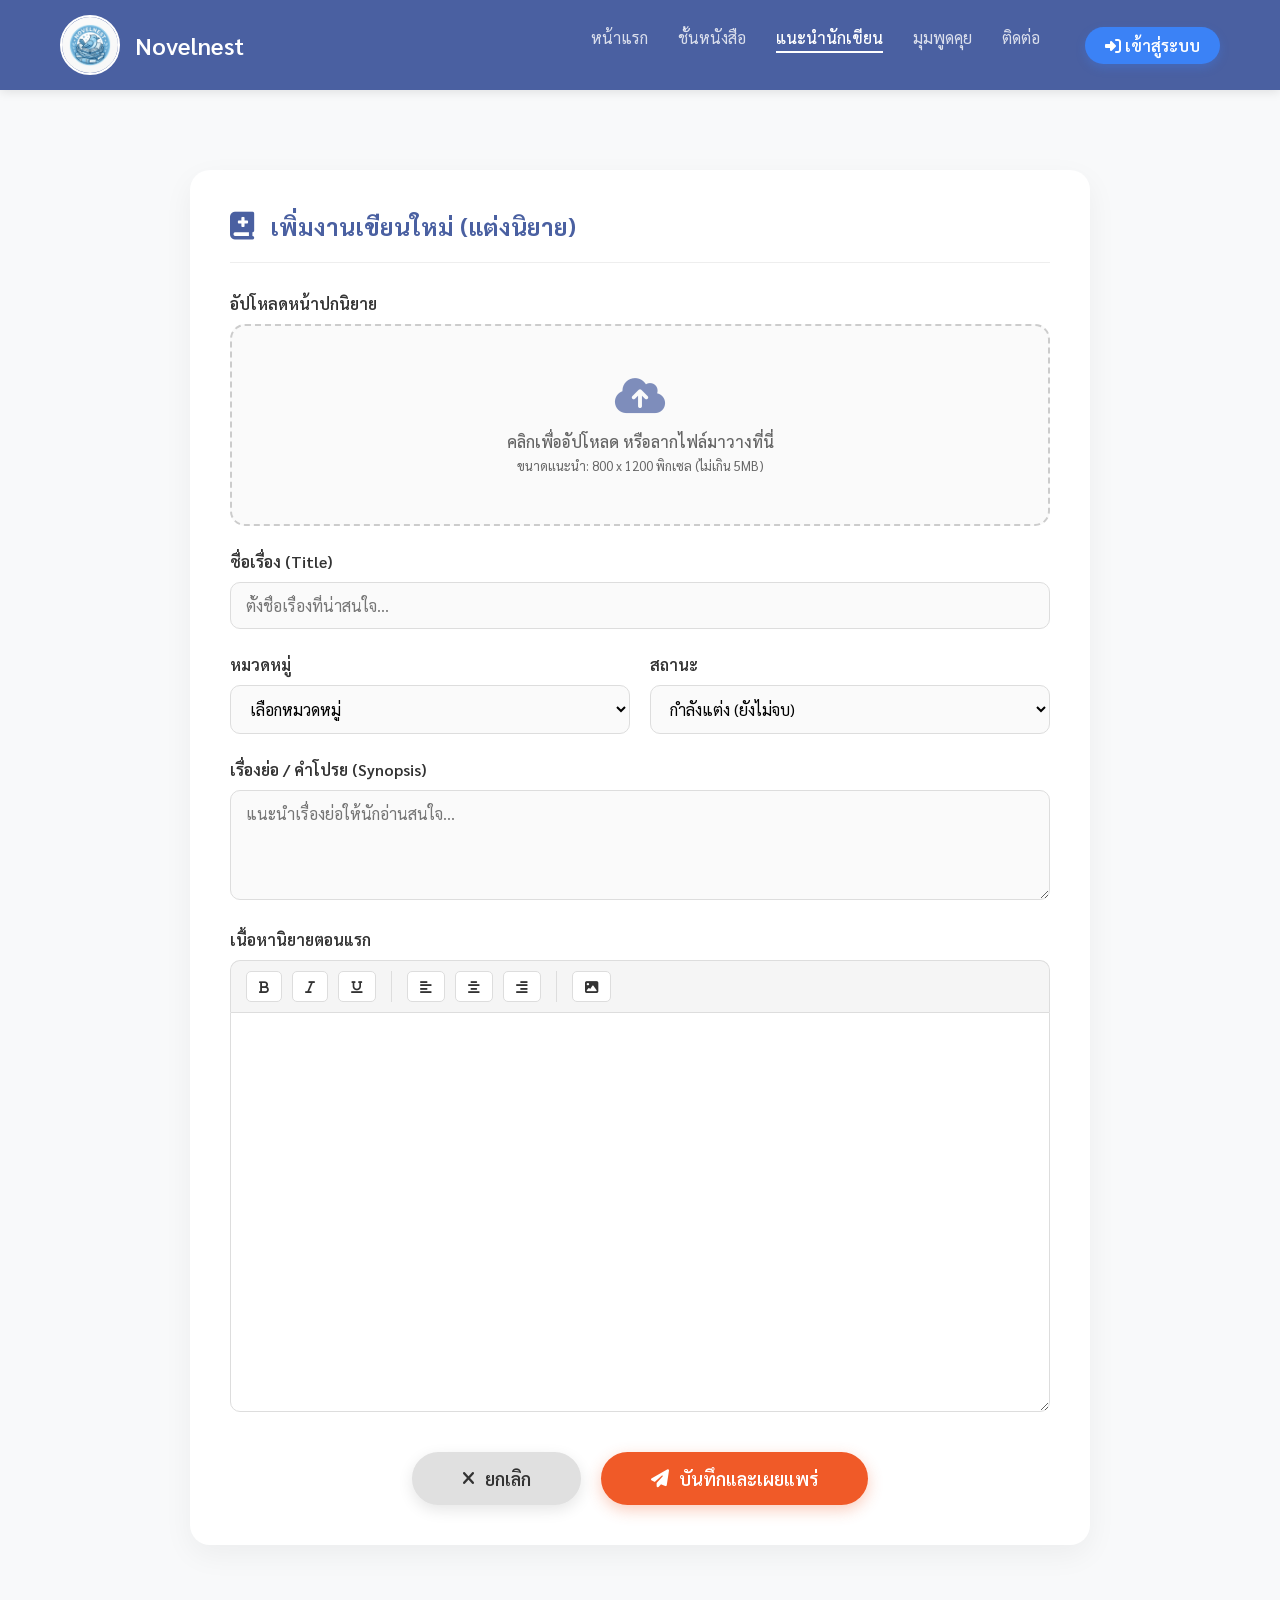
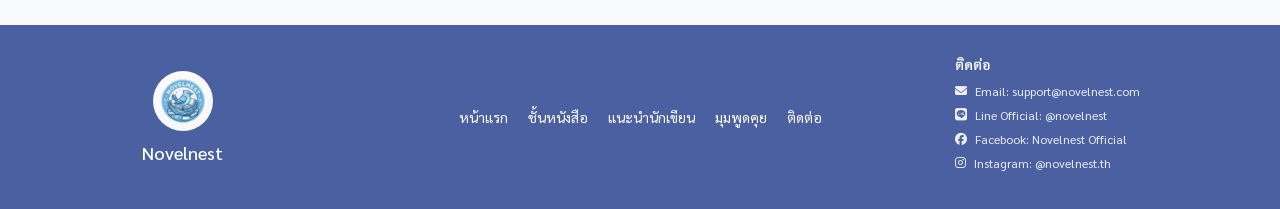
<file: write.html>
<!DOCTYPE html>
<html lang="th">
<head>
    <meta charset="UTF-8">
    <meta name="viewport" content="width=device-width, initial-scale=1.0">
    <title>Novelnest - แต่งนิยาย</title>
    <link rel="stylesheet" href="style.css">
    <link href="https://fonts.googleapis.com/css2?family=Sarabun:wght@300;400;500;600&display=swap" rel="stylesheet">
    <link rel="stylesheet" href="https://cdnjs.cloudflare.com/ajax/libs/font-awesome/6.4.0/css/all.min.css">
    <style>
        .write-section { 
            max-width: 900px; 
            margin: 40px auto; 
            background: white; 
            padding: 40px; 
            border-radius: 20px; 
            box-shadow: 0 10px 30px rgba(0,0,0,0.05); 
        }
        .write-header {
            margin-bottom: 30px;
            padding-bottom: 20px;
            border-bottom: 1px solid #eee;
            display: flex;
            align-items: center;
            gap: 15px;
        }
        .write-header h2 {
            font-size: 24px;
            color: var(--primary-color);
        }
        .form-group { margin-bottom: 25px; }
        .form-group label { display: block; font-weight: 600; margin-bottom: 10px; color: var(--text-dark); }
        .form-control { 
            width: 100%; 
            padding: 12px 15px; 
            border: 1px solid #ddd; 
            border-radius: 10px; 
            font-family: 'Sarabun', sans-serif; 
            font-size: 16px; 
            outline: none; 
            transition: 0.3s; 
            background-color: #fafafa;
        }
        .form-control:focus { 
            border-color: var(--primary-color); 
            box-shadow: 0 0 0 3px rgba(82, 108, 174, 0.1); 
            background-color: white;
        }
        .editor-toolbar { 
            background: #f5f5f5; 
            padding: 10px 15px; 
            border: 1px solid #ddd; 
            border-bottom: none; 
            border-radius: 10px 10px 0 0; 
            display: flex; 
            gap: 10px;
            flex-wrap: wrap;
        }
        .editor-btn { 
            background: white; 
            border: 1px solid #ddd; 
            padding: 6px 12px; 
            border-radius: 5px; 
            cursor: pointer; 
            color: var(--text-dark); 
            transition: 0.2s;
        }
        .editor-btn:hover { background: #e0e0e0; }
        .editor-textarea { 
            border-radius: 0 0 10px 10px; 
            min-height: 400px; 
            resize: vertical; 
            background-color: white;
        }
        .cover-upload { 
            border: 2px dashed #ccc; 
            padding: 50px 20px; 
            text-align: center; 
            border-radius: 15px; 
            cursor: pointer; 
            transition: 0.3s; 
            color: var(--text-muted); 
            background-color: #fafafa;
        }
        .cover-upload i { font-size: 40px; margin-bottom: 15px; color: var(--primary-color); opacity: 0.7; }
        .cover-upload:hover { border-color: var(--primary-color); background: #f0f4ff; }
        
        .publish-btn { 
            background: #F05A28; 
            color: white; 
            border: none; 
            padding: 15px 50px; 
            font-size: 18px; 
            border-radius: 30px; 
            font-weight: 600; 
            font-family: 'Sarabun', sans-serif; 
            cursor: pointer; 
            display: flex; 
            align-items: center; 
            justify-content: center;
            gap: 10px;
            margin: 40px auto 0; 
            box-shadow: 0 5px 15px rgba(240, 90, 40, 0.3); 
            transition: all 0.3s ease; 
        }
        .publish-btn:hover { 
            transform: translateY(-3px); 
            box-shadow: 0 8px 20px rgba(240, 90, 40, 0.4); 
            background: #e04a18;
        }

        @media (max-width: 768px) {
            .write-section { padding: 20px; margin: 20px 10px; }
            .publish-btn { width: 100%; }
        }
    </style>
</head>
<body>
    <nav class="navbar">
        <div class="nav-container">
            <div class="logo-section">
                <img src="assets/logo.png" alt="Novelnest Logo" class="logo">
                <span class="brand-name">Novelnest</span>
            </div>
            <div class="hamburger">
                <i class="fas fa-bars"></i>
            </div>
            <ul class="nav-links">
                <li><a href="index.html">หน้าแรก</a></li>
                <li><a href="books.html">ชั้นหนังสือ</a></li>
                <li><a href="authors.html" class="active">แนะนำนักเขียน</a></li>
                <li><a href="discussion.html">มุมพูดคุย</a></li>
                <li><a href="contact.html">ติดต่อ</a></li>
                <li id="authMenu" style="margin-left: 15px;">
                    <a href="login.html" class="btn-login" style="background: var(--secondary-color); color: white; padding: 8px 20px; border-radius: 20px; text-decoration: none; font-weight: 600; display: inline-block; transition: 0.3s; box-shadow: 0 4px 10px rgba(59,130,246,0.3);"><i class="fas fa-sign-in-alt"></i> เข้าสู่ระบบ</a>
                </li>
            </ul>
        </div>
    </nav>

    <main class="main-content">
        <section class="write-section">
            <div class="write-header">
                <i class="fas fa-book-medical" style="font-size: 28px; color: var(--primary-color);"></i>
                <h2>เพิ่มงานเขียนใหม่ (แต่งนิยาย)</h2>
            </div>
            
            <form id="writeNovelForm" onsubmit="event.preventDefault(); alert('บันทึกและเผยแพร่นิยายสำเร็จ!'); window.location.href='authors.html';">
                
                <div class="form-group">
                    <label>อัปโหลดหน้าปกนิยาย</label>
                    <div class="cover-upload" onclick="document.getElementById('cover-file').click();">
                        <i class="fas fa-cloud-upload-alt"></i>
                        <p style="font-weight: 500; font-size: 16px;">คลิกเพื่ออัปโหลด หรือลากไฟล์มาวางที่นี่</p>
                        <p style="font-size: 13px; margin-top: 5px;">ขนาดแนะนำ: 800 x 1200 พิกเซล (ไม่เกิน 5MB)</p>
                    </div>
                    <input type="file" id="cover-file" style="display: none;" accept="image/*">
                </div>

                <div class="form-group">
                    <label>ชื่อเรื่อง (Title)</label>
                    <input type="text" class="form-control" placeholder="ตั้งชื่อเรื่องที่น่าสนใจ..." required>
                </div>

                <div style="display: grid; grid-template-columns: 1fr 1fr; gap: 20px;">
                    <div class="form-group">
                        <label>หมวดหมู่</label>
                        <select class="form-control" required>
                            <option value="">เลือกหมวดหมู่</option>
                            <option value="romance">นิยายรัก / โรแมนซ์</option>
                            <option value="drama">ดราม่า</option>
                            <option value="fantasy">แฟนตาซี</option>
                            <option value="scifi">ไซไฟ / วิทยาศาสตร์</option>
                            <option value="horror">สยองขวัญ</option>
                            <option value="y">นิยาย Y / Yuri</option>
                            <option value="historical">ย้อนยุค / จีนโบราณ</option>
                        </select>
                    </div>
                    <div class="form-group">
                        <label>สถานะ</label>
                        <select class="form-control">
                            <option value="ongoing">กำลังแต่ง (ยังไม่จบ)</option>
                            <option value="completed">จบแล้ว</option>
                        </select>
                    </div>
                </div>

                <div class="form-group">
                    <label>เรื่องย่อ / คำโปรย (Synopsis)</label>
                    <textarea class="form-control" rows="4" placeholder="แนะนำเรื่องย่อให้นักอ่านสนใจ..." required></textarea>
                </div>

                <div class="form-group">
                    <label>เนื้อหานิยายตอนแรก</label>
                    <div class="editor-toolbar">
                        <button type="button" class="editor-btn" title="ตัวหนา" onclick="formatText('bold')"><i class="fas fa-bold"></i></button>
                        <button type="button" class="editor-btn" title="ตัวเอียง" onclick="formatText('italic')"><i class="fas fa-italic"></i></button>
                        <button type="button" class="editor-btn" title="ขีดเส้นใต้" onclick="formatText('underline')"><i class="fas fa-underline"></i></button>
                        <span style="border-left: 1px solid #ddd; margin: 0 5px;"></span>
                        <button type="button" class="editor-btn" title="จัดซ้าย" onclick="formatText('justifyLeft')"><i class="fas fa-align-left"></i></button>
                        <button type="button" class="editor-btn" title="จัดกลาง" onclick="formatText('justifyCenter')"><i class="fas fa-align-center"></i></button>
                        <button type="button" class="editor-btn" title="จัดขวา" onclick="formatText('justifyRight')"><i class="fas fa-align-right"></i></button>
                        <span style="border-left: 1px solid #ddd; margin: 0 5px;"></span>
                        <button type="button" class="editor-btn" title="แทรกรูปภาพ" onclick="insertImage()"><i class="fas fa-image"></i></button>
                    </div>
                    <div id="editor" class="form-control editor-textarea" contenteditable="true" style="overflow-y: auto;"></div>
                    <input type="hidden" id="editorContent" name="content" required>
                </div>

                <div style="display: flex; gap: 20px; justify-content: center; margin-top: 40px;">
                    <button type="button" class="publish-btn" style="background: #e0e0e0; color: #333; box-shadow: 0 5px 15px rgba(0,0,0,0.1); margin: 0;" onclick="window.history.back();" onmouseover="this.style.background='#ccc'; this.style.transform='translateY(-3px)';" onmouseout="this.style.background='#e0e0e0'; this.style.transform='translateY(0)';">
                        <i class="fas fa-times"></i> ยกเลิก
                    </button>
                    <button type="submit" class="publish-btn" style="margin: 0;">
                        <i class="fas fa-paper-plane"></i> บันทึกและเผยแพร่
                    </button>
                </div>
            </form>
        </section>
    </main>

    <footer class="footer">
        <div class="footer-content">
            <div class="footer-logo">
                <img src="assets/logo.png" alt="Novelnest Logo">
                <h2>Novelnest</h2>
            </div>
            <div class="footer-links">
                <a href="index.html">หน้าแรก</a>
                <a href="books.html">ชั้นหนังสือ</a>
                <a href="authors.html">แนะนำนักเขียน</a>
                <a href="discussion.html">มุมพูดคุย</a>
                <a href="contact.html">ติดต่อ</a>
            </div>
            <div class="footer-contact">
                <h3>ติดต่อ</h3>
                <p><i class="fas fa-envelope"></i> Email: support@novelnest.com</p>
                <p><i class="fab fa-line"></i> Line Official: @novelnest</p>
                <p><i class="fab fa-facebook"></i> Facebook: Novelnest Official</p>
                <p><i class="fab fa-instagram"></i> Instagram: @novelnest.th</p>
            </div>
        </div>
    </footer>
    
    <script>
        // Hamburger Menu Logic
        const hamburger = document.querySelector('.hamburger');
        const navLinks = document.querySelector('.nav-links');
        
        if (hamburger) {
            hamburger.addEventListener('click', () => {
                navLinks.classList.toggle('active');
            });
        }

        // Cover Image Upload Preview
        const coverInput = document.getElementById('cover-file');
        const coverUploadBox = document.querySelector('.cover-upload');
        const originalCoverHtml = coverUploadBox.innerHTML;

        coverInput.addEventListener('change', function(e) {
            const file = e.target.files[0];
            if (file) {
                const reader = new FileReader();
                reader.onload = function(e) {
                    coverUploadBox.innerHTML = `<img src="${e.target.result}" style="max-width: 100%; max-height: 300px; border-radius: 10px; object-fit: contain;">`;
                    coverUploadBox.style.padding = '10px';
                }
                reader.readAsDataURL(file);
            } else {
                coverUploadBox.innerHTML = originalCoverHtml;
                coverUploadBox.style.padding = '50px 20px';
            }
        });

        // Rich Text Editor Logic
        function formatText(command) {
            document.execCommand(command, false, null);
            document.getElementById('editor').focus();
        }

        function insertImage() {
            // Create a hidden file input on the fly
            const input = document.createElement('input');
            input.type = 'file';
            input.accept = 'image/*';
            input.onchange = function(e) {
                const file = e.target.files[0];
                if (file) {
                    const reader = new FileReader();
                    reader.onload = function(e) {
                        // Insert the image data URL into the editor
                        document.execCommand('insertImage', false, e.target.result);
                        
                        // Add some basic styling to the inserted images
                        const editor = document.getElementById('editor');
                        const images = editor.getElementsByTagName('img');
                        for(let img of images) {
                            if (!img.style.maxWidth) {
                                img.style.maxWidth = '100%';
                                img.style.height = 'auto';
                                img.style.borderRadius = '8px';
                                img.style.margin = '10px 0';
                            }
                        }
                    }
                    reader.readAsDataURL(file);
                }
            };
            input.click();
            document.getElementById('editor').focus();
        }

        // Handle Form Submission
        document.getElementById('writeNovelForm').addEventListener('submit', function(e) {
            e.preventDefault();
            
            // Get HTML content from the editor
            const editorContent = document.getElementById('editor').innerHTML;
            
            // Basic validation
            if (editorContent.trim() === '' || editorContent === '<br>') {
                alert('กรุณาเขียนเนื้อหานิยายก่อนเผยแพร่');
                return;
            }
            
            // Extract title and cover image
            const titleInput = document.querySelector('input[placeholder="ตั้งชื่อเรื่องที่น่าสนใจ..."]');
            const title = titleInput ? titleInput.value : 'นิยายเรื่องใหม่';
            const coverImg = document.querySelector('.cover-upload img');
            const coverSrc = coverImg ? coverImg.src : 'assets/book1.png'; // default fallback
            
            // Save to localStorage
            let publishedNovels = JSON.parse(localStorage.getItem('publishedNovels') || '[]');
            publishedNovels.push({
                title: title,
                cover: coverSrc,
                content: editorContent,
                id: Date.now()
            });
            localStorage.setItem('publishedNovels', JSON.stringify(publishedNovels));
            
            // Set it to hidden input just in case we need to send it via form later
            document.getElementById('editorContent').value = editorContent;
            
            alert('บันทึกและเผยแพร่นิยายสำเร็จ!');
            window.location.href = 'authors.html';
        });
    </script>
    <script>
        // Auth Check
        document.addEventListener('DOMContentLoaded', () => {
            const authMenu = document.getElementById('authMenu');
            if(authMenu && localStorage.getItem('isLoggedIn') === 'true') {
                const user = localStorage.getItem('username') || 'User';
                const avatar = localStorage.getItem('userAvatar') || 'assets/author_avatar.png';
                authMenu.innerHTML = `<a href="authors.html" style="color: var(--primary-color); font-weight: 600; display: flex; align-items: center; gap: 8px; text-decoration: none;"><img src="${avatar}" style="width:35px; height:35px; border-radius:50%; object-fit:cover; border: 2px solid var(--primary-color);"> ${user}</a> 
                <a href="#" onclick="event.preventDefault(); localStorage.clear(); location.reload();" style="font-size:13px; color:#ef4444; margin-left:10px; text-decoration: none; font-weight: 500;">ออกจากระบบ</a>`;
            }
        });
    </script>
</body>
</html>
</file>
<file: style.css>
:root {
    --primary-color: #4A60A1; /* Deep Indigo Footer and Main Accents */
    --secondary-color: #3B82F6; /* Bright Action Blue */
    --accent-color: #A78BFA; /* Light Lavender */
    --accent-teal: #64C5B1; /* Light Teal for icons */
    --bg-color: #F8F9FA; /* Off-white main background */
    --text-dark: #333333;
    --text-light: #ffffff;
    --text-muted: #666666;
    --card-bg: #ffffff; /* White for cards */
}

* {
    margin: 0;
    padding: 0;
    box-sizing: border-box;
    font-family: 'Sarabun', sans-serif;
}

body {
    background-color: var(--bg-color);
    color: var(--text-dark);
    display: flex;
    flex-direction: column;
    min-height: 100vh;
}

/* Navbar */
.navbar {
    background-color: var(--primary-color);
    padding: 15px 0;
    box-shadow: 0 2px 10px rgba(0,0,0,0.1);
    position: sticky;
    top: 0;
    z-index: 1000;
}

.nav-container {
    max-width: 1200px;
    margin: 0 auto;
    display: flex;
    justify-content: space-between;
    align-items: center;
    padding: 0 20px;
}

.logo-section {
    display: flex;
    align-items: center;
    gap: 15px;
}

.logo {
    width: 60px;
    height: 60px;
    border-radius: 50%;
    object-fit: cover;
    border: 2px solid white;
}

.brand-name {
    color: white;
    font-size: 24px;
    font-weight: 600;
}

.hamburger {
    display: none; /* ซ่อนบนหน้าจอปกติ */
    cursor: pointer;
    font-size: 28px;
    color: white;
}

.nav-links {
    list-style: none;
    display: flex;
    gap: 30px;
}

.nav-links a {
    color: rgba(255, 255, 255, 0.8);
    text-decoration: none;
    font-size: 16px;
    transition: 0.3s;
    position: relative;
}

.nav-links a:hover, .nav-links a.active {
    color: white;
    font-weight: 500;
}

.nav-links a.active::after {
    content: '';
    position: absolute;
    bottom: -5px;
    left: 0;
    width: 100%;
    height: 2px;
    background-color: white;
}

/* Main Content */
.main-content {
    max-width: 1200px;
    margin: 40px auto;
    padding: 0 20px;
    flex: 1;
    width: 100%;
}

/* Hero Section */
.hero-section {
    margin-bottom: 50px;
}

.hero-banner {
    background-size: cover;
    background-position: center;
    border-radius: 20px;
    padding: 40px;
    box-shadow: 0 10px 30px rgba(82, 108, 174, 0.2);
    position: relative;
    overflow: hidden;
}

.hero-content {
    position: relative;
    z-index: 2;
}

.hero-header {
    display: flex;
    justify-content: space-between;
    align-items: center;
    margin-bottom: 30px;
    text-align: center;
}

.hero-title {
    flex: 1;
}

.hero-title h2 {
    color: var(--primary-color);
    font-size: 24px;
    line-height: 1.2;
}

.highlight-large {
    font-size: 36px;
    font-weight: 600;
}

.subtitle {
    color: var(--primary-color);
    font-size: 14px;
    margin-top: 10px;
    opacity: 0.8;
}

.hero-logo .center-logo {
    width: 80px;
    height: 80px;
    border-radius: 50%;
    box-shadow: 0 5px 15px rgba(0,0,0,0.1);
}

.crown-icon, .star-icon {
    width: 30px;
    margin-bottom: 10px;
}

.carousel-container {
    position: relative;
    display: flex;
    align-items: center;
    margin: 0 -20px; /* Pull out slightly to give room for absolute buttons */
}

.book-cards {
    display: flex;
    gap: 20px;
    overflow-x: auto;
    padding: 20px 40px; /* Add horizontal padding for absolute buttons */
    scroll-behavior: smooth;
    scrollbar-width: none; /* Firefox */
    width: 100%;
}
.book-cards::-webkit-scrollbar {
    display: none; /* Safari and Chrome */
}

.book-card-small {
    min-width: 180px; /* Increased size to force scrolling */
    background: white;
    border-radius: 10px;
    padding: 8px;
    position: relative;
    box-shadow: 0 5px 15px rgba(0,0,0,0.05);
    transition: transform 0.3s;
    cursor: pointer;
    flex-shrink: 0; /* Prevent shrinking */
}

.book-card-small:hover {
    transform: translateY(-5px);
}

.book-card-small img {
    width: 100%;
    height: 240px; /* Match new aspect ratio */
    object-fit: cover;
    border-radius: 8px;
}

.rank-badge, .new-badge {
    position: absolute;
    top: 15px;
    left: -5px;
    background: var(--primary-color);
    color: white;
    width: 25px;
    height: 30px;
    display: flex;
    align-items: center;
    justify-content: center;
    font-weight: bold;
    border-radius: 0 5px 5px 0;
    z-index: 1;
    font-size: 14px;
}

.new-badge {
    width: 40px;
    background: #FF6B6B;
}

.book-info-small {
    margin-top: 10px;
    text-align: center;
}

.book-info-small h4 {
    font-size: 12px;
    color: var(--primary-color);
    margin-bottom: 5px;
    white-space: nowrap;
    overflow: hidden;
    text-overflow: ellipsis;
}

.book-info-small span {
    font-size: 12px;
    color: var(--secondary-color);
}

.tags {
    font-size: 10px !important;
}

.nav-btn {
    background: rgba(255, 255, 255, 0.9);
    border: none;
    width: 45px;
    height: 45px;
    border-radius: 50%;
    color: var(--primary-color);
    cursor: pointer;
    box-shadow: 0 4px 15px rgba(0,0,0,0.15);
    z-index: 10;
    transition: 0.3s;
    position: absolute;
    top: 50%;
    transform: translateY(-50%);
    display: flex;
    align-items: center;
    justify-content: center;
    font-size: 18px;
}

.prev-btn {
    left: 0;
}

.next-btn {
    right: 0;
}

.nav-btn:hover {
    background: white;
    transform: translateY(-50%) scale(1.1);
}

.carousel-dots {
    display: flex;
    justify-content: center;
    gap: 8px;
    margin: 20px 0;
}

.dot {
    width: 10px;
    height: 10px;
    border-radius: 50%;
    background: rgba(82, 108, 174, 0.3);
    cursor: pointer;
}

.dot.active {
    background: var(--primary-color);
}

.hero-actions {
    display: flex;
    justify-content: space-around;
    margin-top: 20px;
}

.btn-primary {
    background: var(--accent-color);
    color: white;
    border: none;
    padding: 12px 28px;
    border-radius: 30px;
    font-size: 15px;
    font-weight: 500;
    cursor: pointer;
    transition: all 0.3s ease;
    display: flex;
    align-items: center;
    gap: 10px;
    box-shadow: 0 4px 15px rgba(167, 139, 250, 0.3);
}

.btn-primary:hover {
    background: var(--secondary-color);
    transform: translateY(-2px);
    box-shadow: 0 6px 20px rgba(59, 130, 246, 0.4);
}

/* Sections */
.section {
    margin-bottom: 60px;
}

.section-header {
    display: flex;
    align-items: center;
    gap: 15px;
    margin-bottom: 30px;
}

.section-icon {
    width: 30px;
    height: 30px;
}

.section-header h2 {
    font-size: 24px;
    color: var(--text-dark);
}

.category-title {
    font-size: 20px;
    margin-bottom: 20px;
    color: var(--text-dark);
}

/* Recently Read Cards */
.recent-books-grid {
    display: grid;
    grid-template-columns: repeat(auto-fill, minmax(350px, 1fr));
    gap: 30px;
}

.recent-book-card {
    background: var(--card-bg);
    border-radius: 20px;
    padding: 20px;
    box-shadow: 0 8px 25px rgba(0, 0, 0, 0.05);
    position: relative;
    border: 1px solid rgba(0,0,0,0.05);
    transition: all 0.3s ease;
}

.recent-book-card:hover {
    transform: translateY(-5px);
    box-shadow: 0 12px 30px rgba(74, 96, 161, 0.15);
}

.card-inner {
    display: flex;
    gap: 20px;
    margin-bottom: 20px;
}

.book-cover {
    width: 120px;
    height: 180px;
    border-radius: 10px;
    object-fit: cover;
    box-shadow: 0 5px 15px rgba(0,0,0,0.2);
}

.book-details {
    flex: 1;
}

.book-details .brand {
    color: var(--primary-color);
    font-size: 12px;
    font-weight: 600;
    margin-bottom: 5px;
}

.book-details h3 {
    font-size: 20px;
    color: var(--primary-color);
    line-height: 1.2;
    margin-bottom: 10px;
}

.book-details .author {
    font-size: 12px;
    color: var(--text-muted);
    margin-bottom: 10px;
}

.book-details .description {
    font-size: 11px;
    color: var(--text-muted);
    line-height: 1.5;
}

.card-footer {
    display: flex;
    justify-content: space-between;
    align-items: center;
    background: rgba(255, 255, 255, 0.6);
    padding: 10px 15px;
    border-radius: 15px;
}

.read-progress {
    display: flex;
    align-items: center;
    gap: 15px;
}

.read-progress i {
    color: var(--primary-color);
    font-size: 20px;
}

.read-progress .label {
    display: block;
    font-size: 10px;
    color: var(--text-muted);
}

.read-progress .chapter {
    display: block;
    font-size: 14px;
    color: var(--primary-color);
    font-weight: 600;
}

.continue-btn {
    background: var(--primary-color);
    color: white;
    border: none;
    width: 30px;
    height: 30px;
    border-radius: 50%;
    cursor: pointer;
    display: flex;
    align-items: center;
    justify-content: center;
    transition: 0.3s;
}

.continue-btn:hover {
    background: var(--secondary-color);
    transform: scale(1.1);
}

/* Category Grid */
.category-grid {
    display: grid;
    grid-template-columns: repeat(auto-fill, minmax(300px, 1fr));
    gap: 20px;
}

.category-card {
    border-radius: 15px;
    overflow: hidden;
    box-shadow: 0 5px 15px rgba(0,0,0,0.1);
    position: relative;
    background: white; /* Changed to white to fit text */
    display: flex;
    flex-direction: column;
}

.category-card-title {
    padding: 12px 10px 5px;
    text-align: center;
    font-weight: 600;
    color: var(--primary-color);
    font-size: 16px;
    white-space: nowrap;
    overflow: hidden;
    text-overflow: ellipsis;
}

.chapter-info {
    padding: 12px 15px;
    display: flex;
    justify-content: space-between;
    align-items: center;
    margin-top: auto;
    border-top: 1px solid #f0f0f0;
    background: #fafafa;
}

.chapter-count {
    font-size: 14px;
    color: var(--primary-color);
    font-weight: 600;
}

.add-chapter-btn {
    font-size: 13px;
    background: var(--secondary-color);
    color: white;
    border: none;
    padding: 6px 14px;
    border-radius: 20px;
    cursor: pointer;
    font-family: 'Sarabun', sans-serif;
    font-weight: 500;
    transition: 0.2s;
    text-decoration: none;
    display: inline-flex;
    align-items: center;
    gap: 6px;
    box-shadow: 0 2px 5px rgba(59, 130, 246, 0.3);
}

.add-chapter-btn:hover {
    background: #2563EB; /* Darker blue */
    transform: translateY(-2px);
    box-shadow: 0 4px 8px rgba(59, 130, 246, 0.4);
}

.category-card img {
    width: 100%;
    height: auto;
    display: block;
    object-fit: contain;
    transition: 0.3s;
}

.category-card:hover img {
    transform: scale(1.05);
}

/* Footer */
.footer {
    background-color: var(--primary-color);
    color: white;
    padding: 30px 20px;
    margin-top: auto;
}

.footer-content {
    max-width: 1200px;
    margin: 0 auto;
    display: grid;
    grid-template-columns: 1fr 2fr 1fr;
    gap: 30px;
    align-items: center;
}

.footer-logo {
    display: flex;
    flex-direction: column;
    align-items: center;
    gap: 10px;
    text-align: center;
}

.footer-logo img {
    width: 60px;
    height: 60px;
    border-radius: 50%;
    object-fit: cover;
    background-color: white;
}

.footer-logo h2 {
    font-size: 18px;
    font-weight: 500;
}

.footer-links {
    display: flex;
    justify-content: center;
    gap: 20px;
    align-items: center;
}

.footer-links a {
    color: white;
    text-decoration: none;
    font-size: 14px;
    transition: 0.3s;
}

.footer-links a:hover {
    opacity: 0.8;
}

.footer-contact {
    display: flex;
    flex-direction: column;
    align-items: flex-start;
}

.footer-contact h3 {
    margin-bottom: 10px;
    font-size: 14px;
    font-weight: 600;
}

.footer-contact p {
    font-size: 12px;
    margin-bottom: 8px;
    display: flex;
    align-items: center;
    gap: 8px;
    opacity: 0.9;
}

/* Author Profile */
.author-profile-section {
    display: flex;
    flex-direction: column;
    align-items: center;
    margin-bottom: 60px;
    padding-top: 40px;
}

.author-avatar-container {
    margin-bottom: 25px;
}

.author-avatar {
    width: 200px;
    height: 200px;
    border-radius: 50%;
    object-fit: cover;
    box-shadow: 0 10px 25px rgba(0,0,0,0.1);
    border: 5px solid white;
}

.author-info {
    text-align: center;
    margin-bottom: 30px;
}

.author-real-name {
    font-size: 18px;
    font-weight: 500;
    margin-bottom: 8px;
    color: var(--text-dark);
}

.author-pen-name {
    font-size: 16px;
    color: var(--text-dark);
}

.author-stats {
    display: flex;
    justify-content: center;
    gap: 80px;
    width: 100%;
    max-width: 600px;
}

.stat-group-left, .stat-group-right {
    display: flex;
    flex-direction: column;
    gap: 15px;
}

.stat-group-left {
    align-items: flex-start;
}

.stat-group-right {
    align-items: flex-start;
}

.stat-item {
    font-size: 16px;
    color: var(--text-dark);
    display: flex;
    align-items: center;
    gap: 10px;
}

.stat-item i {
    font-size: 20px;
}

/* Works Grid */
.works-grid {
    display: grid;
    grid-template-columns: repeat(auto-fill, minmax(280px, 1fr));
    gap: 40px;
    margin-top: 30px;
    padding: 0 40px;
}

.author-works-section {
    max-width: 1000px;
    margin: 0 auto 60px auto;
}

/* Filter Section */
.filter-section {
    max-width: 1200px;
    margin: 20px auto 40px auto;
}

.filter-container {
    display: flex;
    align-items: flex-start;
    gap: 20px;
    background: transparent;
    padding: 10px 0;
}

.filter-label {
    font-size: 20px;
    font-weight: 600;
    min-width: 90px;
    padding-top: 5px;
    color: var(--text-dark);
}

.filter-buttons {
    display: flex;
    flex-wrap: wrap;
    gap: 15px;
}

.filter-btn {
    padding: 8px 30px;
    border: none;
    border-radius: 8px;
    font-size: 16px;
    font-weight: 500;
    cursor: pointer;
    transition: 0.3s;
    color: #000;
    box-shadow: 0 2px 5px rgba(0,0,0,0.05);
}

.filter-btn:hover {
    opacity: 0.8;
    transform: translateY(-2px);
}

.btn-all { background-color: #FFF3B0; }
.btn-romance { background-color: #FFA3F2; }
.btn-romanza { background-color: #FFA4A4; }
.btn-ancient { background-color: #A3F2FF; }
.btn-gl { background-color: #D97373; color: black; }
.btn-bl { background-color: #738CD9; color: black; }

/* Discussion Section */
.discussion-section {
    max-width: 900px;
    margin: 40px auto 100px auto;
}

.discussion-header {
    margin-bottom: 50px;
}

.megaphone-icon {
    width: 40px;
    height: 40px;
    object-fit: contain;
}

.announcement-list {
    display: flex;
    flex-direction: column;
    gap: 30px;
}

.announcement-card {
    background-color: #DFDFDF;
    border-radius: 20px;
    padding: 30px 40px;
    display: flex;
    flex-direction: column;
    gap: 30px;
}

.announcement-top {
    display: flex;
    align-items: center;
    gap: 20px;
}

.announcement-icon {
    font-size: 24px;
    color: #000;
    width: 30px;
    text-align: center;
}

.announcement-title {
    font-size: 16px;
    font-weight: 500;
    color: var(--text-dark);
}

.announcement-bottom {
    display: flex;
    align-items: center;
    padding-left: 10px;
}

.announcement-details-link {
    display: flex;
    align-items: center;
    gap: 15px;
    flex: 1;
    color: var(--text-dark);
    font-size: 15px;
    cursor: pointer;
}

.announcement-details-link i {
    font-size: 24px;
}

.announcement-date {
    font-size: 15px;
    color: var(--text-dark);
    padding-right: 150px;
}

/* Contact Page */
.contact-section {
    max-width: 800px;
    margin: 40px auto 100px auto;
}

.contact-section-header {
    display: flex;
    align-items: center;
    gap: 15px;
    margin-bottom: 35px;
}

.contact-title-icon {
    width: 48px;
    height: 48px;
    background: #4a4a4a;
    border-radius: 50%;
    display: flex;
    align-items: center;
    justify-content: center;
    color: white;
    font-size: 20px;
    position: relative;
}

.contact-title-icon::after {
    content: '+';
    position: absolute;
    bottom: -2px;
    right: -4px;
    background: #4a4a4a;
    color: white;
    font-size: 14px;
    font-weight: bold;
    width: 18px;
    height: 18px;
    border-radius: 50%;
    display: flex;
    align-items: center;
    justify-content: center;
    border: 2px solid var(--bg-color);
}

.contact-section-title {
    font-size: 22px;
    font-weight: 600;
    color: var(--text-dark);
}

/* Author Contact Card */
.author-contact-card {
    background: #f0f0f0;
    border-radius: 20px;
    padding: 25px 30px;
    display: flex;
    align-items: flex-start;
    gap: 25px;
    margin-bottom: 50px;
}

.author-contact-avatar {
    width: 90px;
    height: 90px;
    border-radius: 50%;
    object-fit: cover;
    flex-shrink: 0;
}

.author-contact-info {
    flex: 1;
}

.author-contact-name {
    font-size: 18px;
    font-weight: 600;
    color: var(--text-dark);
    margin-bottom: 8px;
}

.author-contact-channel {
    font-size: 14px;
    color: var(--text-muted);
    margin-bottom: 12px;
}

.author-social-links {
    display: flex;
    gap: 30px;
    flex-wrap: wrap;
}

.social-link {
    display: flex;
    align-items: center;
    gap: 6px;
    text-decoration: none;
    color: var(--text-dark);
    font-size: 13px;
    transition: 0.3s;
}

.social-link:hover { color: var(--primary-color); }
.social-icon { font-size: 18px; }
.facebook-icon { color: #1877F2; }
.x-icon { color: #000; }
.tiktok-icon { color: #000; }

.social-handle {
    font-size: 12px;
    color: var(--secondary-color);
}

/* Message Section */
.message-section-title {
    font-size: 18px;
    font-weight: 500;
    color: var(--text-dark);
    margin-bottom: 25px;
}

.message-card {
    display: flex;
    align-items: flex-start;
    gap: 20px;
    margin-bottom: 30px;
}

.commenter-avatar {
    width: 65px;
    height: 65px;
    border-radius: 50%;
    object-fit: cover;
    flex-shrink: 0;
}

.message-content { flex: 1; }

.commenter-name {
    font-size: 16px;
    font-weight: 600;
    color: var(--text-dark);
    margin-bottom: 10px;
}

.message-text {
    font-size: 14px;
    color: var(--text-dark);
    line-height: 1.8;
}

/* Message Form */
.message-form-area {
    margin-top: 20px;
    display: flex;
    flex-direction: column;
    align-items: center;
    gap: 20px;
}

.message-input {
    width: 100%;
    padding: 15px 20px;
    border: 1px solid #ddd;
    border-radius: 12px;
    font-family: 'Sarabun', sans-serif;
    font-size: 14px;
    color: var(--text-dark);
    resize: vertical;
    outline: none;
    transition: border-color 0.3s;
    background: #fafafa;
}

.message-input:focus {
    border-color: var(--primary-color);
    box-shadow: 0 0 0 3px rgba(82, 108, 174, 0.1);
}

.message-form-actions {
    display: flex;
    justify-content: center;
}

.send-btn {
    background: var(--secondary-color);
    color: white;
    border: none;
    padding: 12px 50px;
    border-radius: 25px;
    font-size: 16px;
    font-family: 'Sarabun', sans-serif;
    font-weight: 500;
    cursor: pointer;
    transition: 0.3s;
}

.send-btn:hover {
    background: var(--primary-color);
    transform: translateY(-2px);
    box-shadow: 0 5px 15px rgba(82, 108, 174, 0.3);
}

/* Responsive */
@media (max-width: 768px) {
    .hamburger {
        display: block; /* แสดงเมื่อเป็นหน้าจอมือถือ */
    }

    .nav-links {
        display: none;
        flex-direction: column;
        width: 100%;
        background-color: var(--primary-color);
        position: absolute;
        top: 90px;
        left: 0;
        padding: 20px 0;
        box-shadow: 0 10px 10px rgba(0,0,0,0.1);
        z-index: 1000;
        gap: 15px;
        text-align: center;
    }

    .nav-links.active {
        display: flex;
    }
    
    .hero-banner {
        padding: 20px 10px;
    }

    .hero-header {
        flex-direction: column;
        gap: 15px;
    }

    .hero-logo .center-logo {
        display: none; /* ซ่อนโลโก้ตรงกลางในมือถือเพื่อประหยัดพื้นที่ */
    }

    .hero-title h2 {
        font-size: 20px;
    }
    
    .highlight-large {
        font-size: 26px;
    }

    .book-card-small {
        min-width: 140px;
    }

    .book-card-small img {
        height: 190px;
    }

    .hero-actions {
        flex-direction: column;
        gap: 10px;
        align-items: center;
    }

    .btn-primary {
        width: 100%;
        justify-content: center;
    }
    
    .recent-books-grid {
        grid-template-columns: 1fr;
    }

    .card-inner {
        flex-direction: column;
        align-items: center;
        text-align: center;
    }

    .book-cover {
        width: 140px;
        height: 210px;
        margin-bottom: 15px;
    }

    .footer-content {
        grid-template-columns: 1fr;
        text-align: center;
    }
    
    .footer-links {
        flex-direction: column;
        gap: 15px;
    }
    
    .footer-contact {
        display: flex;
        flex-direction: column;
        align-items: center;
    }
    
    /* Author and Filter Responsive */
    .author-stats {
        flex-direction: column;
        gap: 20px;
        align-items: center;
    }
    .stat-group-left, .stat-group-right {
        align-items: center;
    }
    
    .filter-container {
        flex-direction: column;
        align-items: center;
    }
    .filter-buttons {
        justify-content: center;
    }
}
</file>
